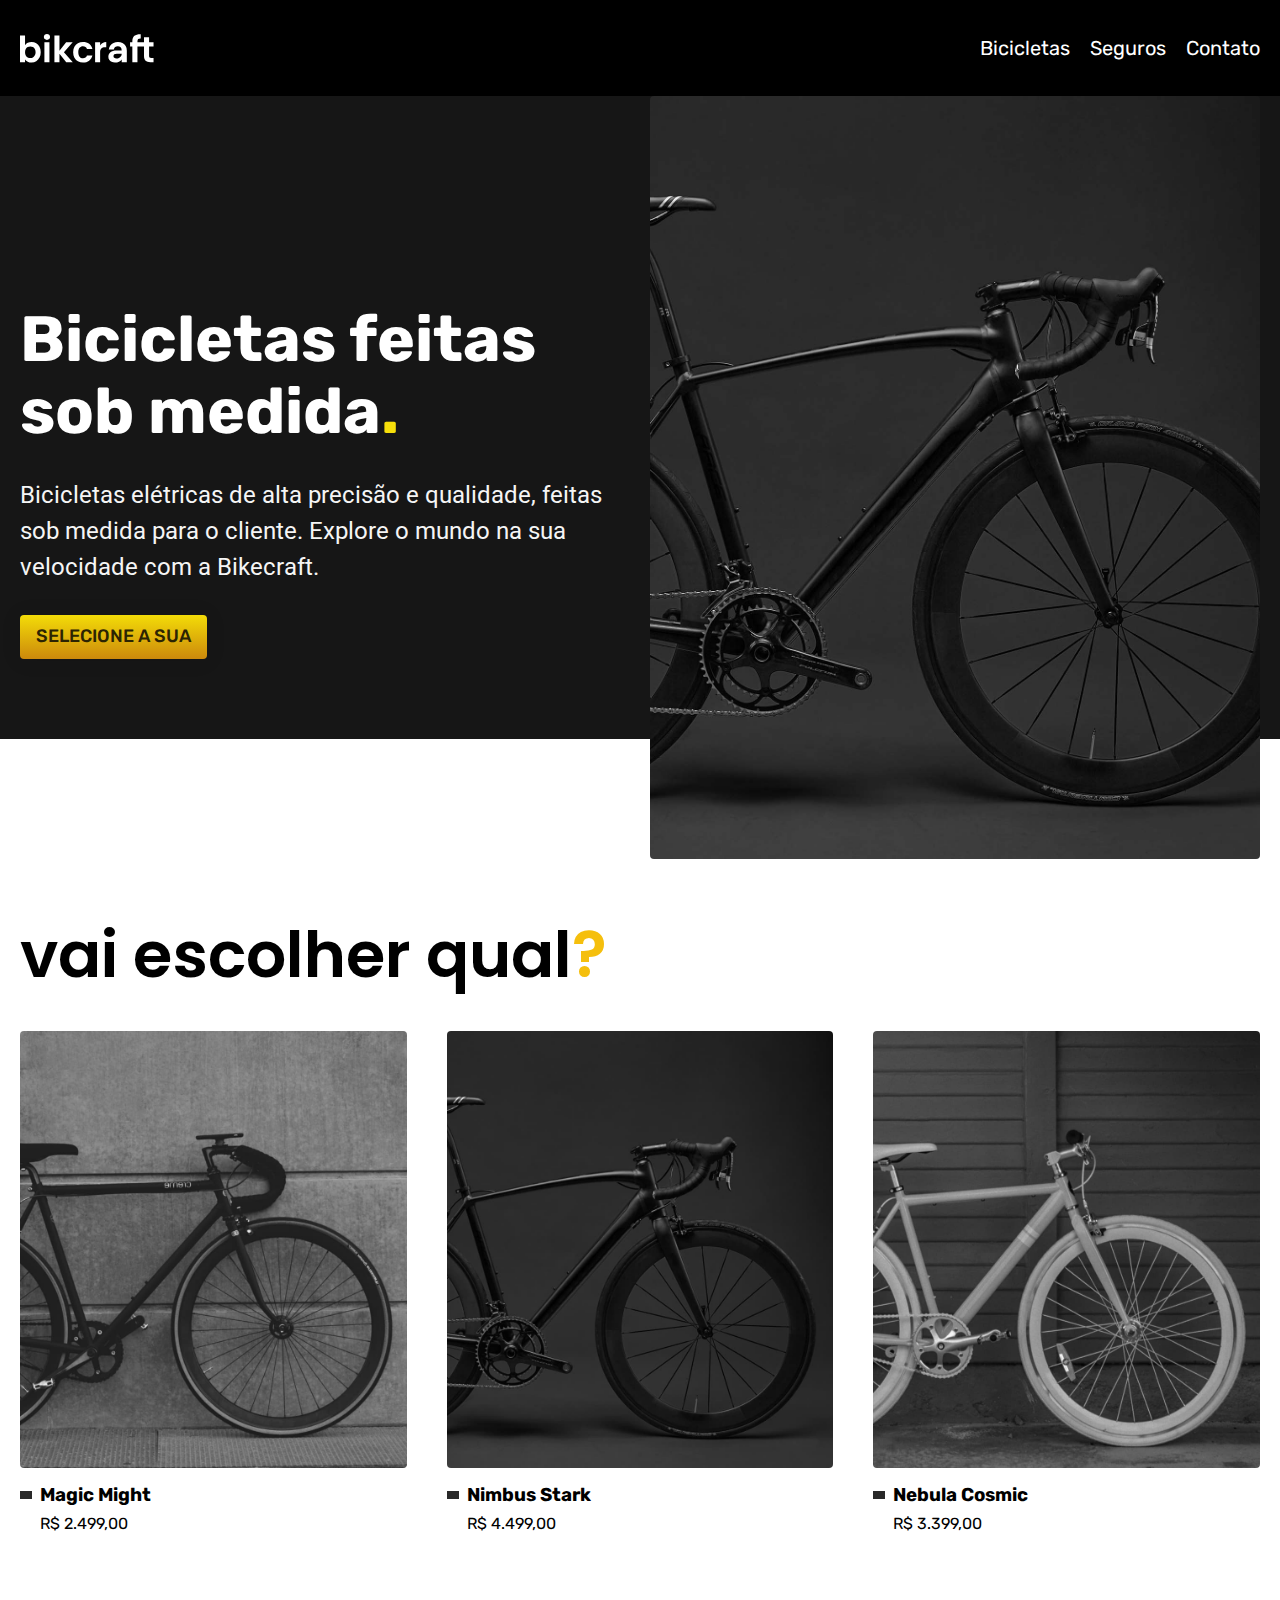
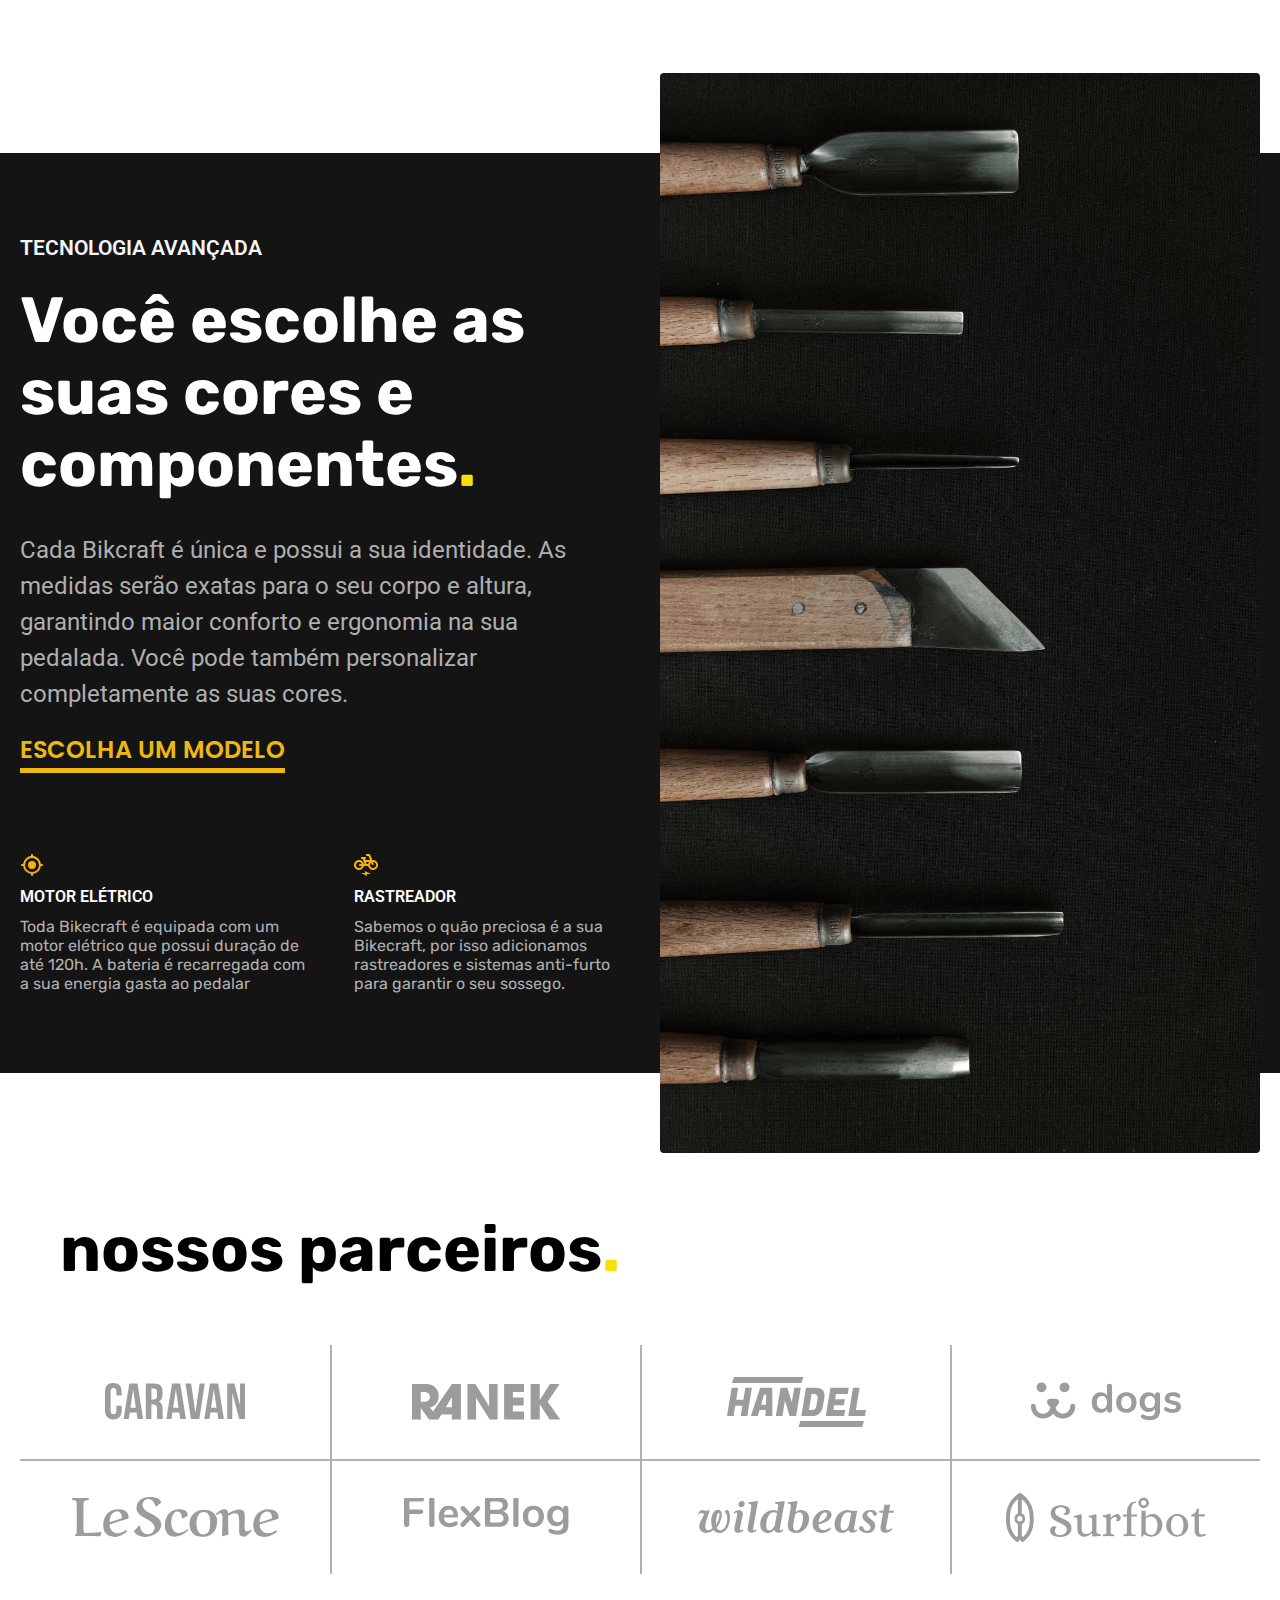
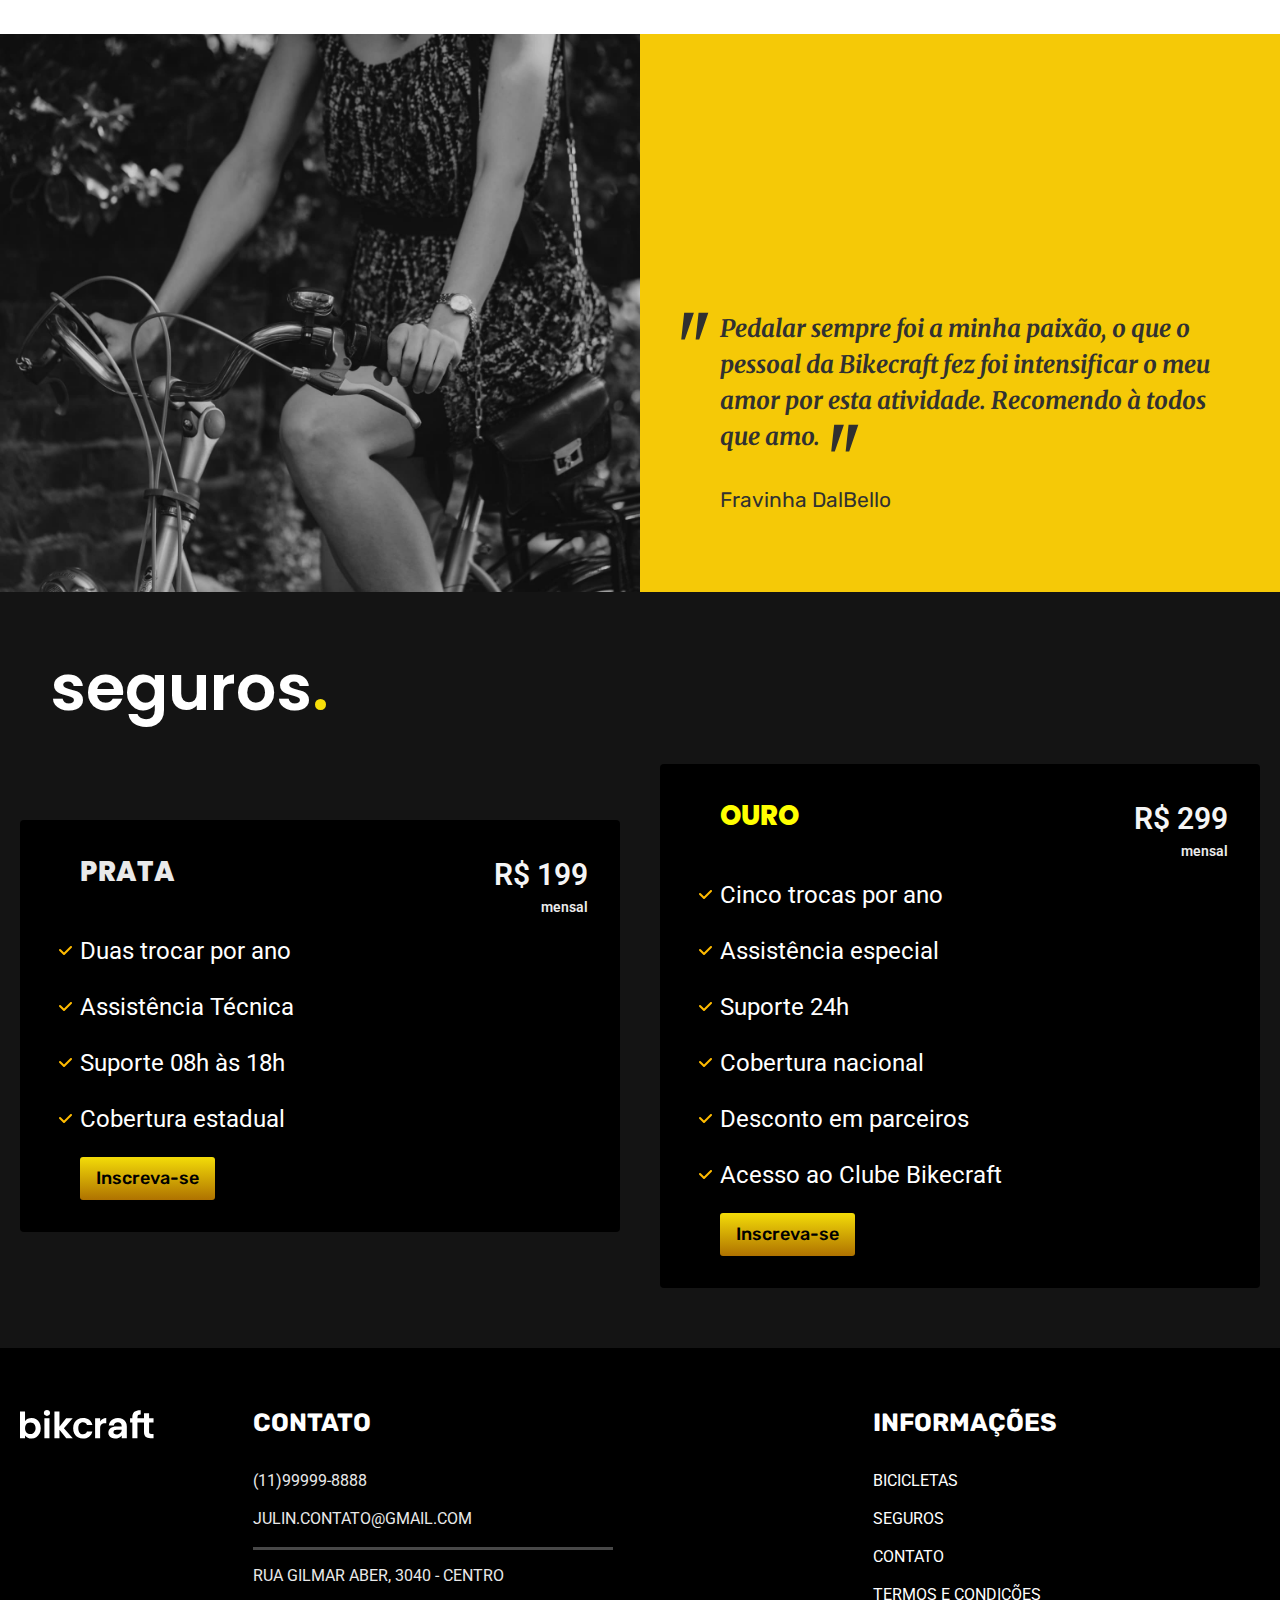
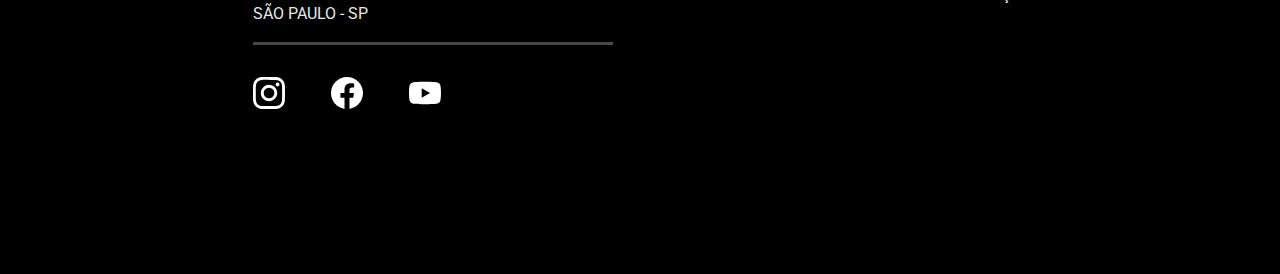
<file: index.html>
<!DOCTYPE html>
<html lang="pt-br">

<head>
  <meta charset="UTF-8">
  <meta name="viewport" content="width=device-width, initial-scale=1.0">
  <meta name="description"
    content="Bicicletas elétricas de alta precisão e qualidade, feitas sob medida para o cliente. Explore o mundo na sua velocidade com a Bikecraft.">
  <title>Bikecraft - Bicicletas Elétricas</title>
  
  <link rel="icon" href="./favicon.svg" type="image/svg+xml">
  <link rel="stylesheet" href="./css/style.css">
<script>document.documentElement.classList.add('js');</script>
</head>

<body>
  <!-- CABEÇALHO------------------------------------------>
  <header class="header-bg">
    <div class="container header">
      <a href="./"><img src="./img/bikcraft.svg" alt="Bikecraft"></a>
      <nav aria-label="primaria">
        <ul class="header-menu">
          <li><a href="./bicicletas.html">Bicicletas</a></li>
          <li><a href="./seguros.html">Seguros</a></li>
          <li><a href="./contato.html">Contato</a></li>
        </ul>
      </nav>
    </div>
  </header>

  <!-- FIM CABEÇALHO----------------------------------->

  <!------------------------------- INTRODUÇÃO -->
  <main class="introducao-bg">
    <div class="container introducao">
      <div class="introducao-conteudo">
        <h1 class="texto-grande" data-anime="200">Bicicletas feitas sob medida<span>.</span></h1>
        <p class="texto-medio" data-anime="400">Bicicletas elétricas de alta precisão e qualidade, feitas sob medida para o cliente.
          Explore o mundo na sua velocidade com a Bikecraft.</p>
        <a href="./bicicletas.html" class="botao" data-anime="400">Selecione a sua</a>
      </div>
      <img class="fadeInRight" data-anime=200 src="./img/fotos/introducao.jpg" alt="Bicicleta Elétrica Preta">
    </div>
  </main>

  <!-- LISTA BICICLETAS ------------------------->
  <article class="bicicletas-lista">
    <h2 class="container texto-grande2 fadeInDown" data-anime="200">vai escolher qual<span>?</span></h2>
    <ul>
      <li>
        <a href="./bicicletas/magic.html">
          <img src="./img/bicicletas/magic-home.jpg" alt="Bicicleta Magic Home Preta" />
          <h3>Magic Might</h3>
          <span>R$ 2.499,00</span>
        </a>
      </li>

      <li>
        <a href="./bicicletas/nimbus.html">
          <img src="./img/bicicletas/nimbus-home.jpg" alt="Bicicleta Magic Home Preta" />
          <h3>Nimbus Stark</h3>
          <span>R$ 4.499,00</span>
        </a>
      </li>

      <li>
        <a href="./bicicletas/nebula.html">
          <img src="./img/bicicletas/nebula-home.jpg" alt="Bicicleta Magic Home Preta" />
          <h3>Nebula Cosmic</h3>
          <span>R$ 3.399,00</span>
        </a>
      </li>
    </ul>
  </article>

  <!-------------------- TECNOLOGIA AVANÇADA -->

  <article class="tecnologia-bg">
    <div class="container tecnologia">
      <div class="tecnologia-conteudo">
        <span class="texto-p-importante-cinza">Tecnologia Avançada</span>
        <h2 class="texto-grande texto-ponto">Você escolhe as suas cores e componentes<span>.</span></h2>
        <p class="texto-medio">Cada Bikcraft é única e possui a sua identidade. As medidas serão exatas para o seu corpo
          e
          altura, garantindo maior conforto e ergonomia na sua pedalada. Você pode também personalizar completamente as
          suas cores.</p>
        <a class="link" href="./bicicletas.html">Escolha um modelo</a>
        <div class="tecnologia-vantagens">
          <div>
            <img src="./img/icones/rastreador.svg" alt="" />
            <h3 class="texto-p-titulo-grid">Motor Elétrico</h3>
            <p>Toda Bikecraft é equipada com um motor elétrico que possui duração de até 120h. A bateria é recarregada
              com
              a
              sua energia gasta ao pedalar</p>
          </div>
          <div>
            <img src="./img/icones/eletrica.svg" alt="" />
            <h3 class="texto-p-titulo-grid">Rastreador</h3>
            <p>Sabemos o quão preciosa é a sua Bikecraft, por isso adicionamos rastreadores e sistemas anti-furto para
              garantir o seu sossego.</p>
          </div>
        </div>
      </div>
      <div class="tecnologia-img">
        <img src="./img/fotos/tecnologia.jpg" alt="Bicicleta Tecnologia" />
      </div>
    </div>
  </article>

  <!-- NOSSOS PARCEIROS ---------------------->

  <section class="parceiros" aria-label="Nossos Parceiros">
    <h2 class="texto-grande">nossos parceiros<span class="texto-ponto">.</span></h2>

    <ul>
      <li><img src="./img/parceiros/caravan.svg" alt="caravan" /></li>
      <li><img src="./img/parceiros/ranek.svg" alt="ranek.svg" /></li>
      <li><img src="./img/parceiros/handel.svg" alt="handel" /></li>
      <li><img src="./img/parceiros/dogs.svg" alt="dogs" /></li>
      <li><img src="./img/parceiros/lescone.svg" alt="lescone" /></li>
      <li><img src="./img/parceiros/flexblog.svg" alt="flexblog" /></li>
      <li><img src="./img/parceiros/wildbeast.svg" alt="wildbeast.svg" /></li>
      <li><img src="./img/parceiros/surfbot.svg" alt="surfbot.svg" /></li>
    </ul>
  </section>

  <!--------------------------- DEPOIMENTOS -->

  <section class="depoimento" aria-label="Depoimentos">
    <div>
      <img class="depoimento-img" src="./img/fotos/depoimento.jpg" alt="Depoimentos" />
    </div>

    <div class="depoimento-conteudo">
      <blockquote class="texto-medio">
        <p>Pedalar sempre foi a minha paixão, o que o pessoal da Bikecraft fez foi intensificar o meu amor por esta
          atividade. Recomendo à todos que amo.</p>
      </blockquote>
      <span>Fravinha DalBello</span>
    </div>

  </section>

  <!-- SEGURO ---------------------------------->

  <article class="seguros-bg">
    <div class="container seguros">
      <h2 class="texto-grande2">seguros<span>.</span></h2>

      <div class="seguros-item">
        <h3 class="texto-medio-branco">PRATA</h3>
        <span class="texto-p-importante-cinza">R$ 199 <span class="texto-p">mensal</span></span>
        <ul class="texto-medio">
          <li>Duas trocar por ano</li>
          <li>Assistência Técnica</li>
          <li>Suporte 08h às 18h</li>
          <li>Cobertura estadual</li>
        </ul>
        <a class="botao" href="./orcamento.html">Inscreva-se</a>
      </div>

      <div class="seguros-item">
        <h3 class="texto-medio-amarelo">OURO</h3>
        <span class="texto-p-importante-cinza">R$ 299 <span class="texto-p">mensal</span></span>
        <ul class="texto-medio">
          <li>Cinco trocas por ano</li>
          <li>Assistência especial</li>
          <li>Suporte 24h</li>
          <li>Cobertura nacional</li>
          <li>Desconto em parceiros</li>
          <li>Acesso ao Clube Bikecraft</li>
        </ul>
        <a class="botao secundario" href="./orcamento.html">Inscreva-se</a>
      </div>

    </div>
  </article>

  <!--------------------------------- FOOTER -->

  <footer class="footer-bg">
    <div class="container footer">
      <img src="./img/bikcraft.svg" alt="Logo Bikcraft" />

      <div class="footer-contato">
        <h3 class="texto-pequeno-footer">CONTATO</h3>

        <ul class="texto-pequeno-footer-desc">
          <li><a href="tel:+5511999998888">(11)99999-8888</a></li>
          <li><a href="mailto:julin.contato@gmail.com">julin.contato@gmail.com</a></li>
          <li>Rua Gilmar Aber, 3040 - Centro</li>
          <li>São Paulo - SP</li>
        </ul>

        <div class="footer-redes">
          <div>
            <a href="">
              <img src="./img/redes/instagram.svg" alt="instagram" />
            </a>
          </div>

          <div class="footer-redes">
            <a href="">
              <img src="./img/redes/facebook.svg" alt="Facebook" />
            </a>
          </div>

          <div class="footer-redes">
            <a href="">
              <img src="./img/redes/youtube.svg" alt="Youtube" />
            </a>
          </div>
        </div>
      </div>

      <div class="footer-informacoes">
        <h3 class="texto-pequeno-footer">INFORMAÇÕES</h3>
        <nav>
          <ul class="texto-pequeno-footer-desc">
            <li><a href="./bicicletas.html">Bicicletas</a></li>
            <li><a href="./seguros.html">Seguros</a></li>
            <li><a href="./contato.html">Contato</a></li>
            <li><a href="./termos.html">Termos e Condições</a></li>
          </ul>
        </nav>
      </div>

      <p class="footer-copy">Bikecraft. Alguns direitos reservados.</p>
    </div>

  </footer>
  <script src="./js/plugin/simple-anime.js"></script>
  <script src="./js/script.js"></script>
</body>

</html>
</file>
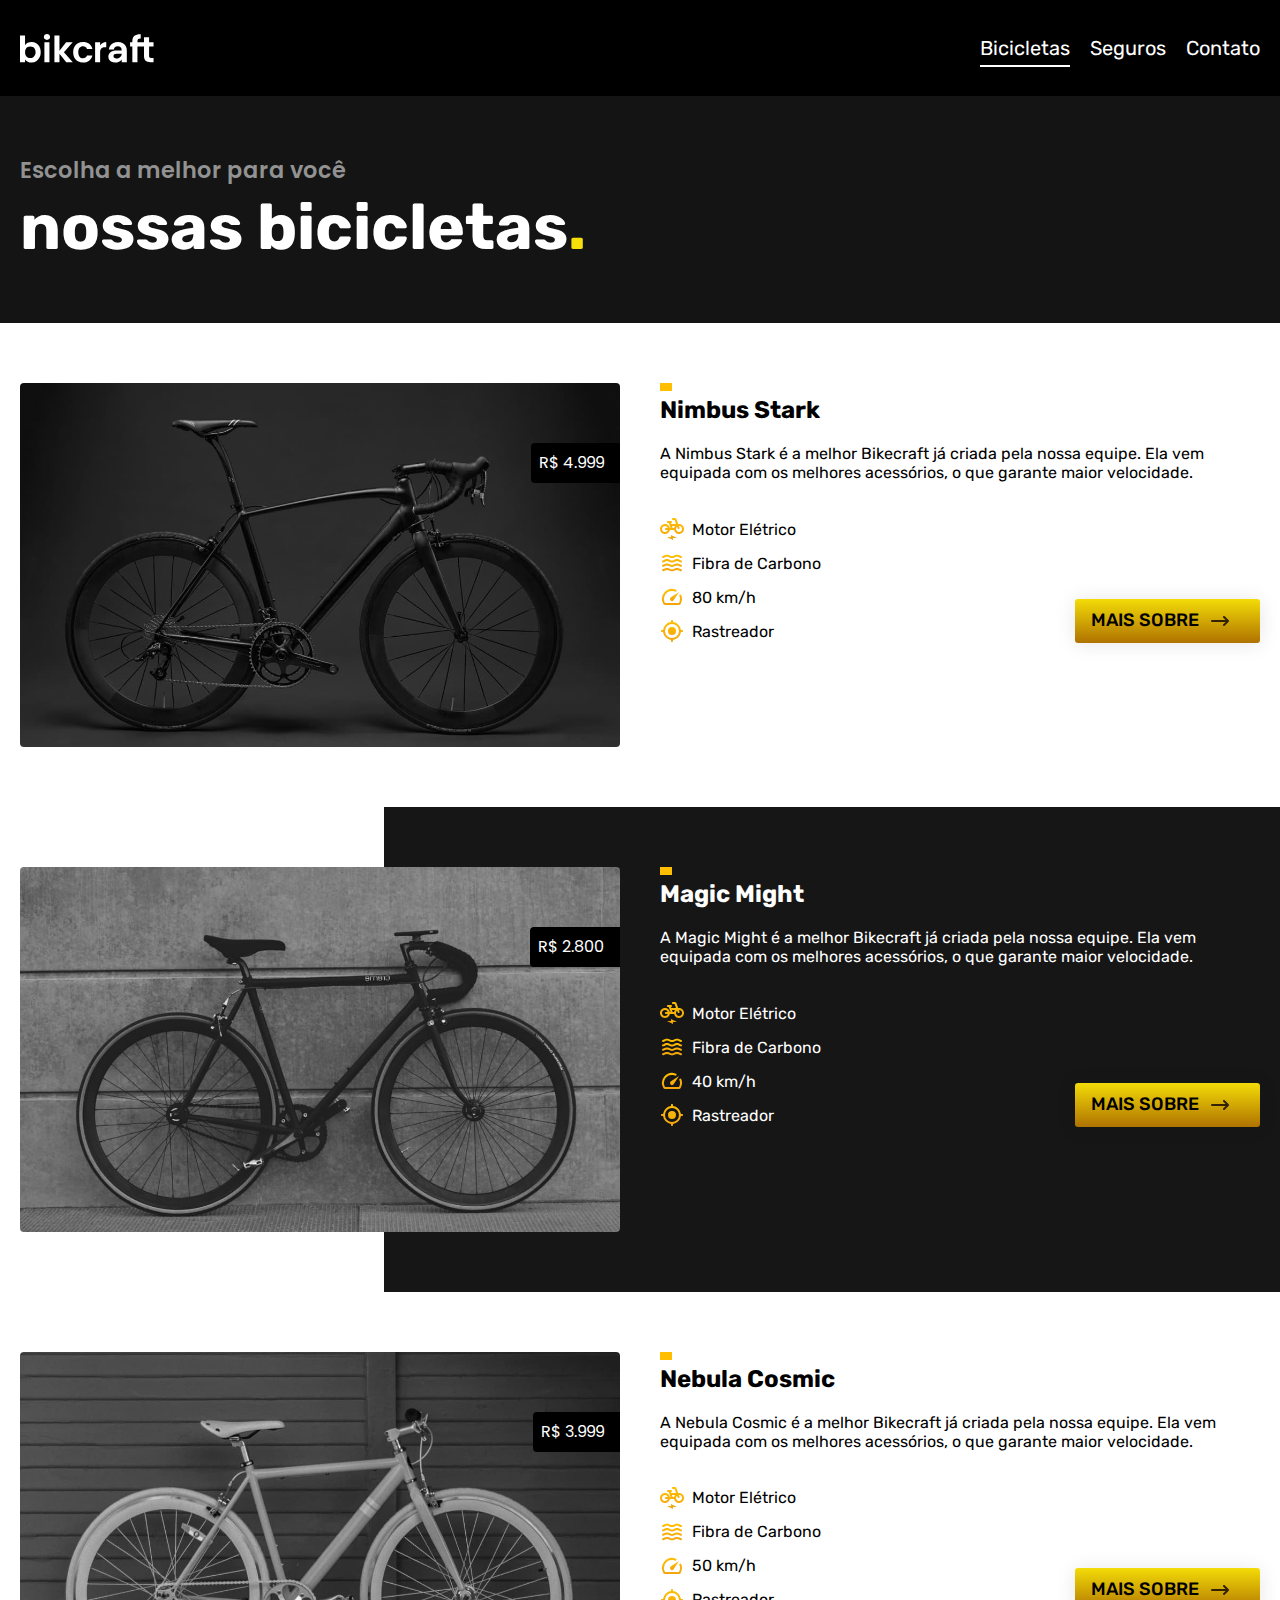
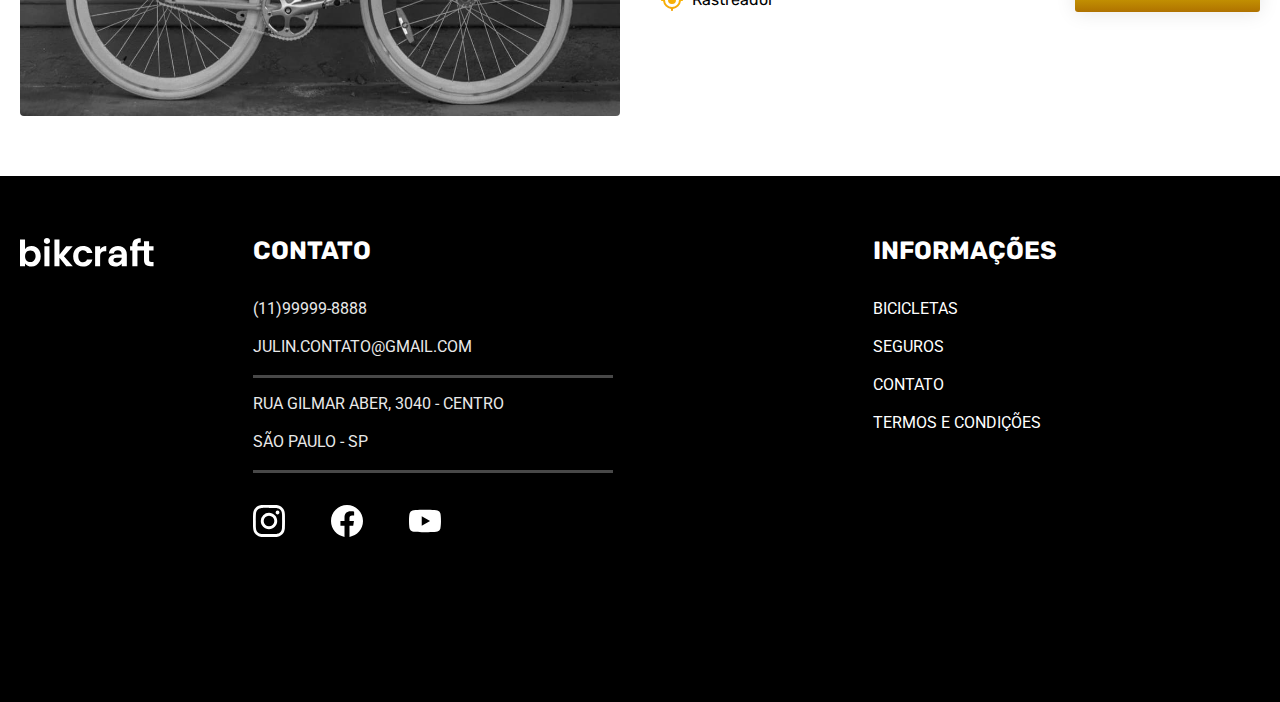
<file: bicicletas.html>
<!DOCTYPE html>
<html lang="pt-br">

<head>
  <meta charset="UTF-8">
  <meta name="viewport" content="width=device-width, initial-scale=1.0">
  <meta name="description" content="Termos e Condições">
  <title>Bikecraft | Termos e Condições</title>
  <link rel="icon" href="./favicon.svg" type="image/svg+xml">
  <link rel="stylesheet" href="./css/style.css">
<script>document.documentElement.classList.add('js');</script>
</head>

<body id="bicicletas">
  <!-- CABEÇALHO------------------------------------------>
  <header class="header-bg">
    <div class="container header">
      <a href="./"><img src="./img/bikcraft.svg" alt="Bikecraft"></a>
      <nav aria-label="primaria">
        <ul class="header-menu">
          <li><a href="./bicicletas.html">Bicicletas</a></li>
          <li><a href="./seguros.html">Seguros</a></li>
          <li><a href="./contato.html">Contato</a></li>
        </ul>
      </nav>
    </div>
  </header>

  <!------------------------------------------ CONTEÚDO -->

  <main>
    <div class="titulo-bg">
      <div class="container titulo">
        <p class="termos-uso">Escolha a melhor para você</p>
        <h1 class="texto-grande-titulo">nossas bicicletas<span class="texto-ponto">.</span></h1>
      </div>
    </div>


    <div class="container bicicletas">
      <div class="bicicletas-img">
        <img src="./img/bicicletas/nimbus.jpg" alt="Bicicleta Nimbus">
        <span class="texto-p-titulo-grid">R$ 4.999</span>
      </div>

      <div class="bicicletas-conteudo">
        <h2 class="">Nimbus Stark</h2>
        <p class="">A Nimbus Stark é a melhor Bikecraft já criada pela nossa equipe. Ela vem equipada com os melhores
          acessórios, o que garante maior velocidade.</p>
        <ul class="">
          <li><img src="./img/icones/eletrica.svg" alt="">Motor Elétrico</li>
          <li><img src="./img/icones/carbono.svg" alt="">Fibra de Carbono</li>
          <li><img src="./img/icones/velocidade.svg" alt="">80 km/h</li>
          <li><img src="./img/icones/rastreador.svg" alt="">Rastreador</li>
        </ul>
        <a href="./bicicletas/nimbus.html" class="botao seta">MAIS SOBRE</a>
      </div>
    </div>


    <div class="bicicletas-bg">
      <div class="container bicicletas">
        <div class="bicicletas-img">
          <img src="./img/bicicletas/magic.jpg" alt="Bicicleta Magic">
          <span class="texto-p-titulo-grid">R$ 2.800</span>
        </div>

        <div class="bicicletas-conteudo c-white">
          <h2 class="">Magic Might</h2>
          <p class="">A Magic Might é a melhor Bikecraft já criada pela nossa equipe. Ela vem equipada com os melhores
            acessórios, o que garante maior velocidade.</p>
          <ul>
            <li><img src="./img/icones/eletrica.svg" alt="">Motor Elétrico</li>
            <li><img src="./img/icones/carbono.svg" alt="">Fibra de Carbono</li>
            <li><img src="./img/icones/velocidade.svg" alt="">40 km/h</li>
            <li><img src="./img/icones/rastreador.svg" alt="">Rastreador</li>
          </ul>
          <a href="./bicicletas/magic.html" class="botao seta">MAIS SOBRE</a>
        </div>
      </div>
    </div>


    <div class="container bicicletas">
      <div class="bicicletas-img">
        <img src="./img/bicicletas/nebula.jpg" alt="Bicicleta Nebula">
        <span class="texto-p-titulo-grid">R$ 3.999</span>
      </div>

      <div class="bicicletas-conteudo">
        <h2 class="">Nebula Cosmic</h2>
        <p class="">A Nebula Cosmic é a melhor Bikecraft já criada pela nossa equipe. Ela vem equipada com os melhores
          acessórios, o que garante maior velocidade.</p>
        <ul class="">
          <li><img src="./img/icones/eletrica.svg" alt="">Motor Elétrico</li>
          <li><img src="./img/icones/carbono.svg" alt="">Fibra de Carbono</li>
          <li><img src="./img/icones/velocidade.svg" alt="">50 km/h</li>
          <li><img src="./img/icones/rastreador.svg" alt="">Rastreador</li>
        </ul>
        <a href="./bicicletas/nebula.html" class="botao seta">MAIS SOBRE</a>
      </div>
    </div>

  </main>






  <!--------------------------------- FOOTER -->

  <footer class="footer-bg">
    <div class="container footer">
      <img src="./img/bikcraft.svg" alt="Logo Bikecraft" />

      <div class="footer-contato">
        <h3 class="texto-pequeno-footer">CONTATO</h3>

        <ul class="texto-pequeno-footer-desc">
          <li><a href="tel:+5511999998888">(11)99999-8888</a></li>
          <li><a href="mailto:julin.contato@gmail.com">julin.contato@gmail.com</a></li>
          <li>Rua Gilmar Aber, 3040 - Centro</li>
          <li>São Paulo - SP</li>
        </ul>

        <div class="footer-redes">
          <div>
            <a href="">
              <img src="./img/redes/instagram.svg" alt="instagram" />
            </a>
          </div>

          <div class="footer-redes">
            <a href="">
              <img src="./img/redes/facebook.svg" alt="Facebook" />
            </a>
          </div>

          <div class="footer-redes">
            <a href="">
              <img src="./img/redes/youtube.svg" alt="Youtube" />
            </a>
          </div>
        </div>
      </div>

      <div class="footer-informacoes">
        <h3 class="texto-pequeno-footer">INFORMAÇÕES</h3>
        <nav>
          <ul class="texto-pequeno-footer-desc">
            <li><a href="./bicicletas.html">Bicicletas</a></li>
            <li><a href="./seguros.html">Seguros</a></li>
            <li><a href="./contato.html">Contato</a></li>
            <li><a href="./termos.html">Termos e Condições</a></li>
          </ul>
        </nav>
      </div>

      <p class="footer-copy">Bikecraft. Alguns direitos reservados.</p>
    </div>

  </footer>
  <script src="./js/script.js"></script>
</body>

</html>
</file>
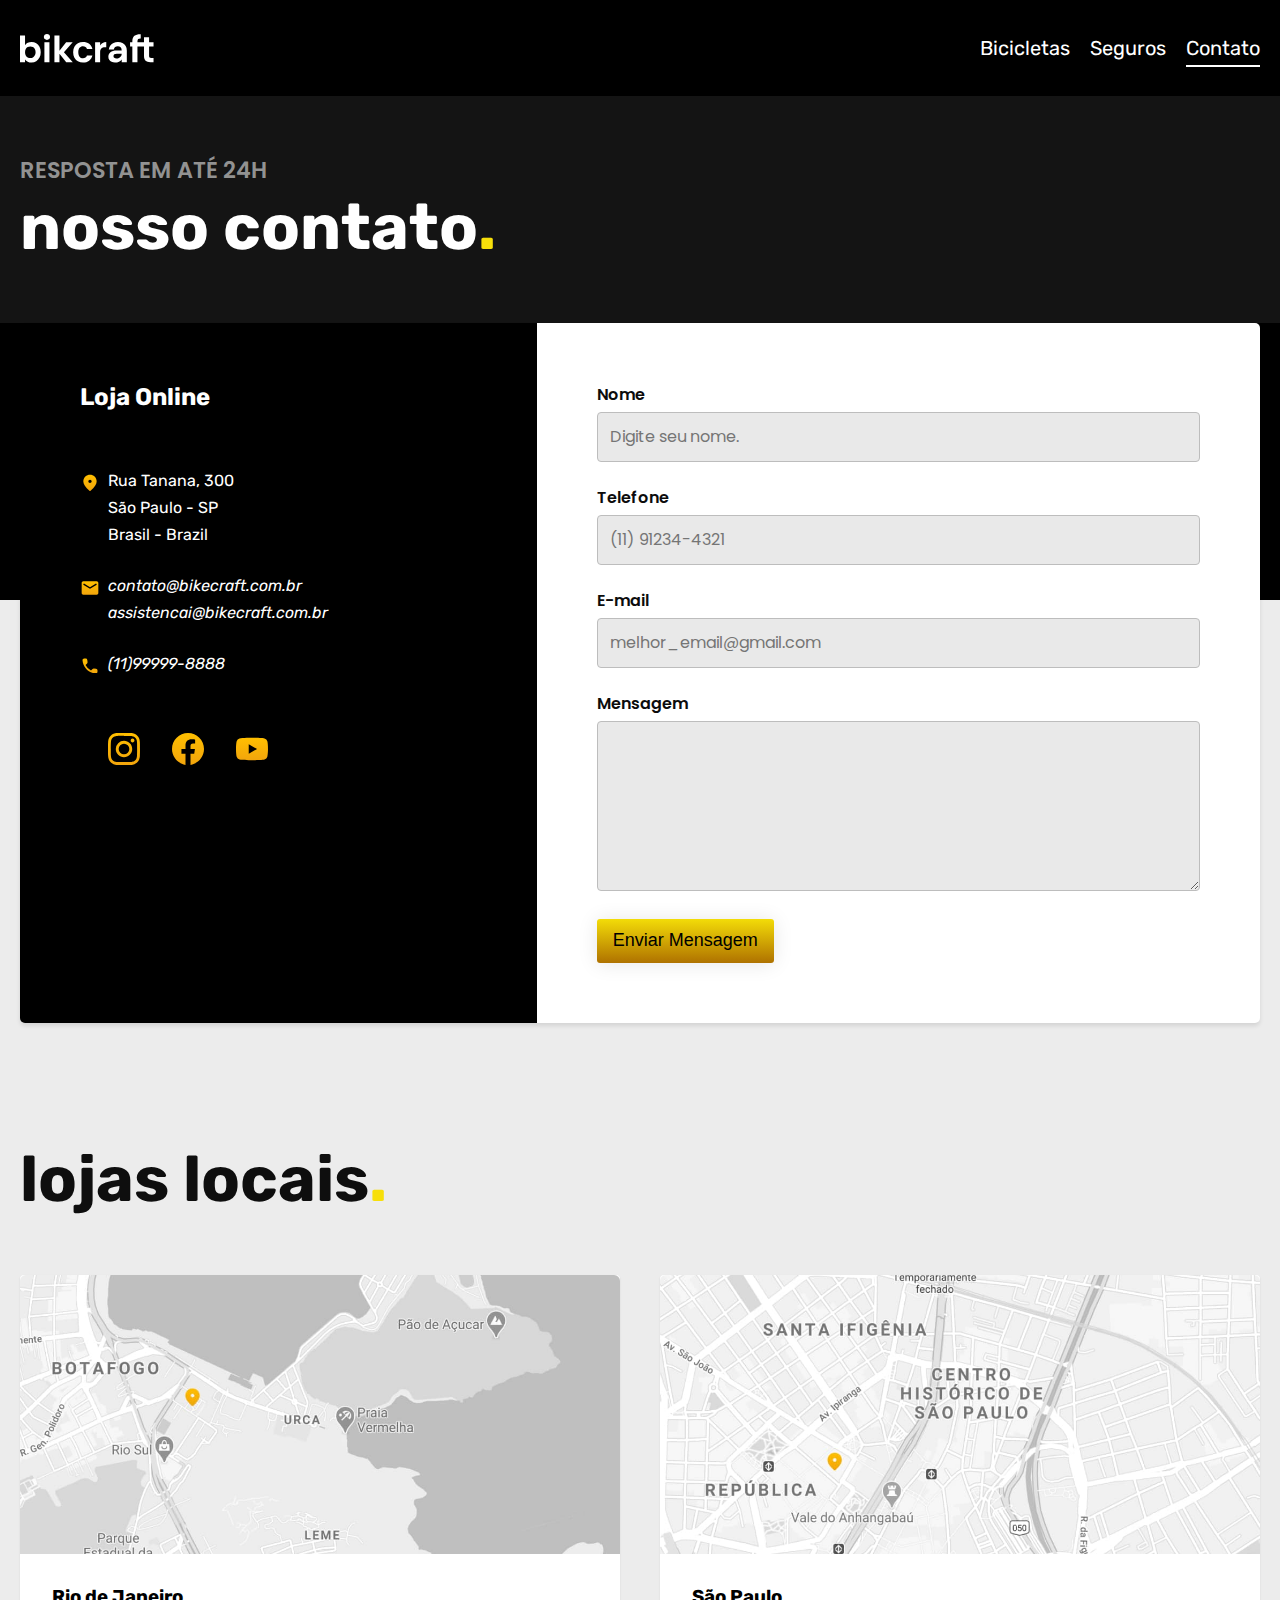
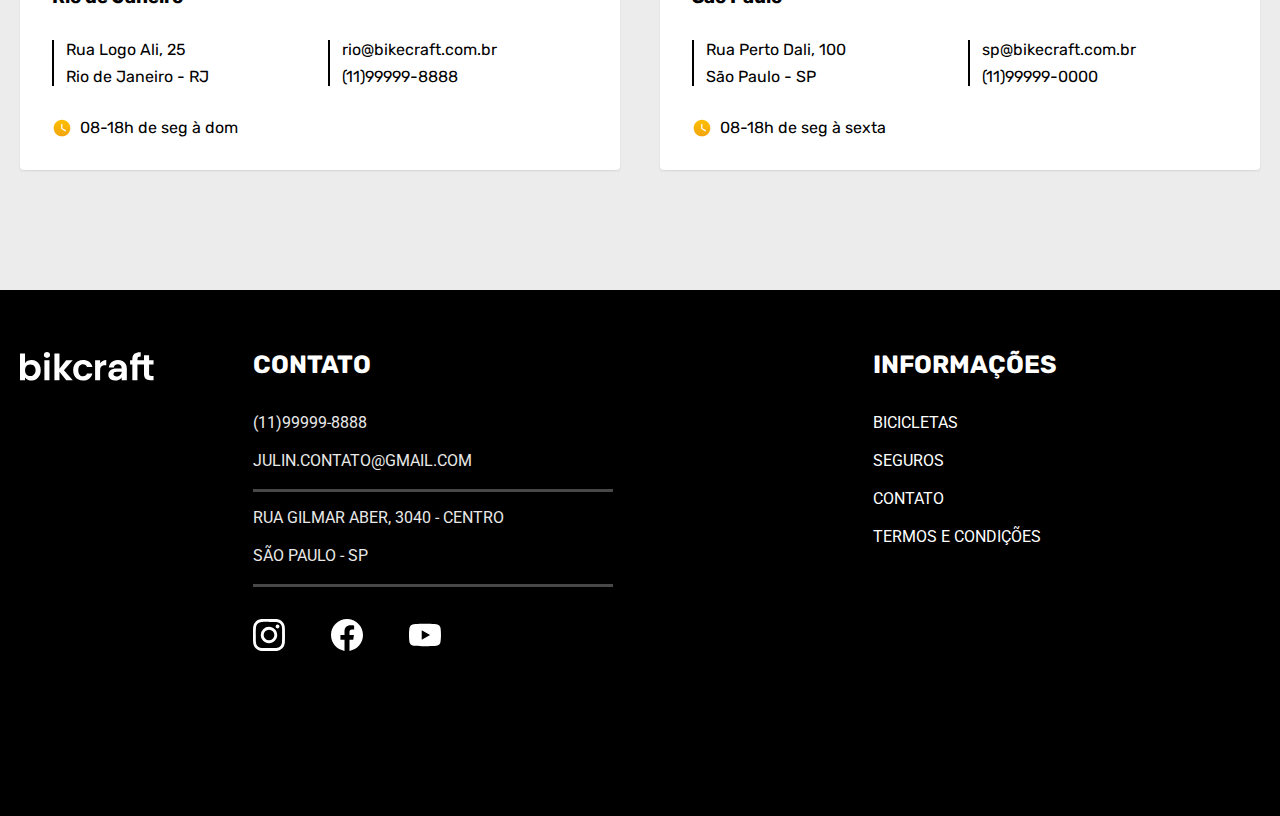
<file: contato.html>
<!DOCTYPE html>
<html lang="pt-br">

<head>
  <meta charset="UTF-8">
  <meta name="viewport" content="width=device-width, initial-scale=1.0">
  <meta name="description" content="Contato">
  <title>Bikecraft | Contato</title>
  <link rel="icon" href="./favicon.svg" type="image/svg+xml">
  <link rel="stylesheet" href="./css/style.css">
<script>document.documentElement.classList.add('js');</script>
</head>

<body id="contato">
  <!-- CABEÇALHO------------------------------------------>
  <header class="header-bg">
    <div class="container header">
      <a href="./"><img src="./img/bikcraft.svg" alt="Bikecraft"></a>
      <nav aria-label="primaria">
        <ul class="header-menu">
          <li><a href="./bicicletas.html">Bicicletas</a></li>
          <li><a href="./seguros.html">Seguros</a></li>
          <li><a href="./contato.html">Contato</a></li>
        </ul>
      </nav>
    </div>
  </header>

  <!------------------------------------------- CONTEÚDO 1-->

  <main>
    <div class="titulo-bg">
      <div class="container titulo">
        <p class="termos-uso">RESPOSTA EM ATÉ 24H</p>
        <h1 class="texto-grande-titulo">nosso contato<span class="texto-ponto">.</span></h1>
      </div>
    </div>

    <div class="container contato">
      <section class="contato-dados c-white" aria-label="Endereço">
        <h2 class="">Loja Online</h2>
        <div class="contato-endereco">
          <p>Rua Tanana, 300</p>
          <p>São Paulo - SP</p>
          <p>Brasil - Brazil</p>
        </div>
        <address class="contato-meios">
          <a href="mailto:contato@bikecraft.com.br">contato@bikecraft.com.br</a>
          <a href="mailto:assistencia@bikcraft.com.br">assistencai@bikecraft.com.br</a>
          <a href="tel:+5511999998888">(11)99999-8888</a>
        </address>
        <div class="contato-redes">
          <a href="">
            <img src="./img/redes/instagram-p.svg" alt="instagram" />
          </a>

          <a href="">
            <img src="./img/redes/facebook-p.svg" alt="Facebook" />
          </a>

          <a href="">
            <img src="./img/redes/youtube-p.svg" alt="Youtube" />
          </a>
        </div>
      </section>

      <section class="contato-formulario" aria-label="Formulário">
        <form class="form" action="./contato.html">
          <div>
            <label for="nome">Nome</label>
            <input type="text" id="nome" name="nome" placeholder="Digite seu nome.">
          </div>

          <div>
            <label for="telefone">Telefone</label>
            <input type="text" id="telefone" name="telefone" placeholder="(11) 91234-4321">
          </div>

          <div>
            <label class="col2" for="email">E-mail</label>
            <input type="email" id="email" name="email" placeholder="melhor_email@gmail.com">
          </div>

          <div>
            <label class="col2" for="mensagem">Mensagem</label>
            <textarea rows="6" id="mensagem" name="mensagem" placeholder="Digite sua mensagem.">
            </textarea>
          </div>

          <button class="botao col2">Enviar Mensagem</button>
        </form>
      </section>
    </div>
  </main>

  <!------------------------------------------- CONTEÚDO 2-->

  <article class="container lojas">
    <h2 class="texto-grande-titulo c-black">lojas locais<span class="texto-ponto">.</span></h2>
    <div class="lojas-item">
      <img src="./img/lojas/rj.jpg" alt="Lojas locais do RJ" />
      <div class="lojas-conteudo">
        <h3>Rio de Janeiro</h3>
        <div class="lojas-dados">
          <p>Rua Logo Ali, 25</p>
          <p>Rio de Janeiro - RJ</p>
        </div>
        <div class="lojas-dados">
          <a href="mailto:rio@bikecraft.com.br">rio@bikecraft.com.br</a>
          <a href="tel:+5511999998888">(11)99999-8888</a>
        </div>
        <p class="lojas-tempo"><img src="./img/icones/horario.svg" alt="Horário de Trabalho" />08-18h de seg à dom
        </p>
      </div>
    </div>

    <div class="lojas-item">
      <img src="./img/lojas/sp.jpg" alt="Lojas locais do RJ" />
      <div class="lojas-conteudo">
        <h3>São Paulo </h3>
        <div class="lojas-dados">
          <p>Rua Perto Dali, 100</p>
          <p>São Paulo - SP</p>
        </div>
        <div class="lojas-dados">
          <a href="mailto:rio@bikecraft.com.br">sp@bikecraft.com.br</a>
          <a href="tel:+5511999998888">(11)99999-0000</a>
        </div>
        <p class="lojas-tempo"><img src="./img/icones/horario.svg" alt="Horário de Trabalho" />08-18h de seg à sexta
        </p>
      </div>
    </div>
  </article>
  </div>




  <!--------------------------------- FOOTER -->

  <footer class="footer-bg">
    <div class="container footer">
      <img src="./img/bikcraft.svg" alt="Logo Bikecraft" />

      <div class="footer-contato">
        <h3 class="texto-pequeno-footer">CONTATO</h3>

        <ul class="texto-pequeno-footer-desc">
          <li><a href="tel:+5511999998888">(11)99999-8888</a></li>
          <li><a href="mailto:julin.contato@gmail.com">julin.contato@gmail.com</a></li>
          <li>Rua Gilmar Aber, 3040 - Centro</li>
          <li>São Paulo - SP</li>
        </ul>

        <div class="footer-redes">
          <div>
            <a href="">
              <img src="./img/redes/instagram.svg" alt="instagram" />
            </a>
          </div>

          <div class="footer-redes">
            <a href="">
              <img src="./img/redes/facebook.svg" alt="Facebook" />
            </a>
          </div>

          <div class="footer-redes">
            <a href="">
              <img src="./img/redes/youtube.svg" alt="Youtube" />
            </a>
          </div>
        </div>
      </div>

      <div class="footer-informacoes">
        <h3 class="texto-pequeno-footer">INFORMAÇÕES</h3>
        <nav>
          <ul class="texto-pequeno-footer-desc">
            <li><a href="./bicicletas.html">Bicicletas</a></li>
            <li><a href="./seguros.html">Seguros</a></li>
            <li><a href="./contato.html">Contato</a></li>
            <li><a href="./termos.html">Termos e Condições</a></li>
          </ul>
        </nav>
      </div>

      <p class="footer-copy">Bikecraft. Alguns direitos reservados.</p>
    </div>

  </footer>
<script src="./js/script.js"></script>
</body>

</html>
</file>
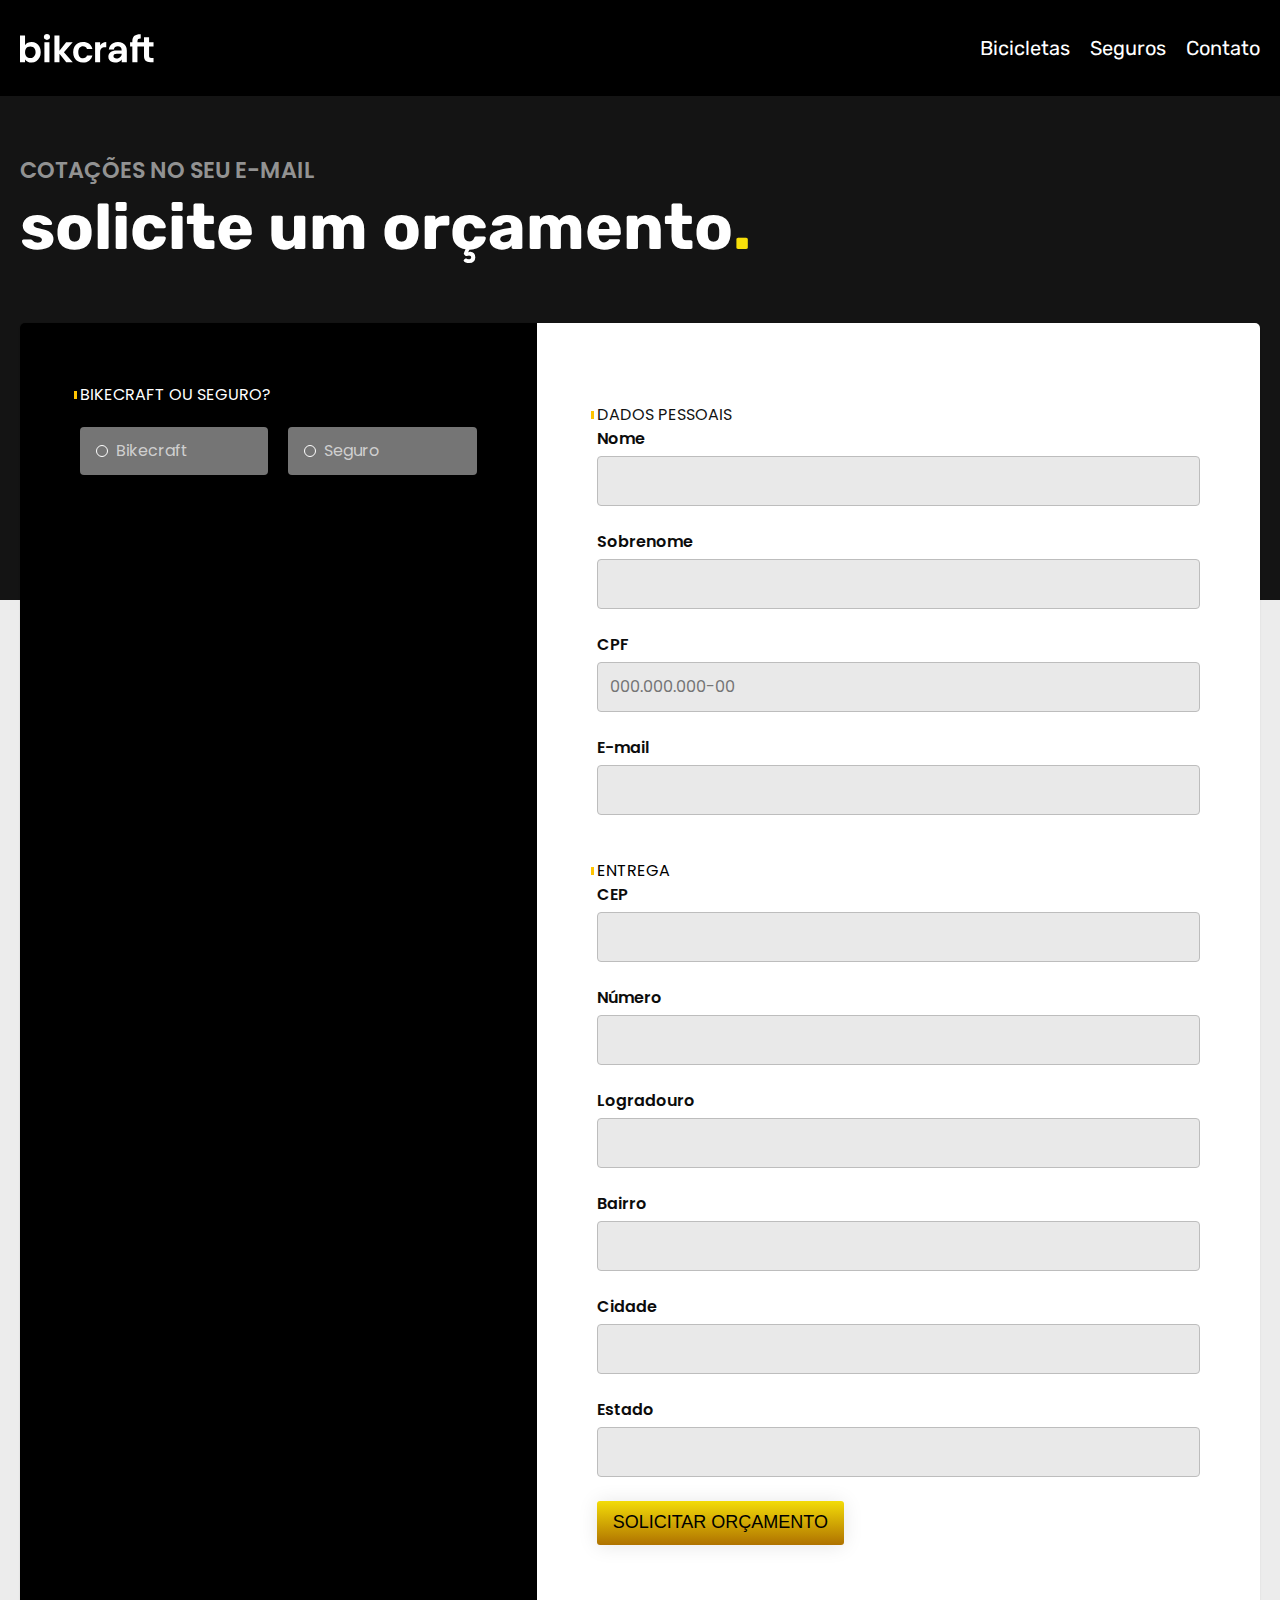
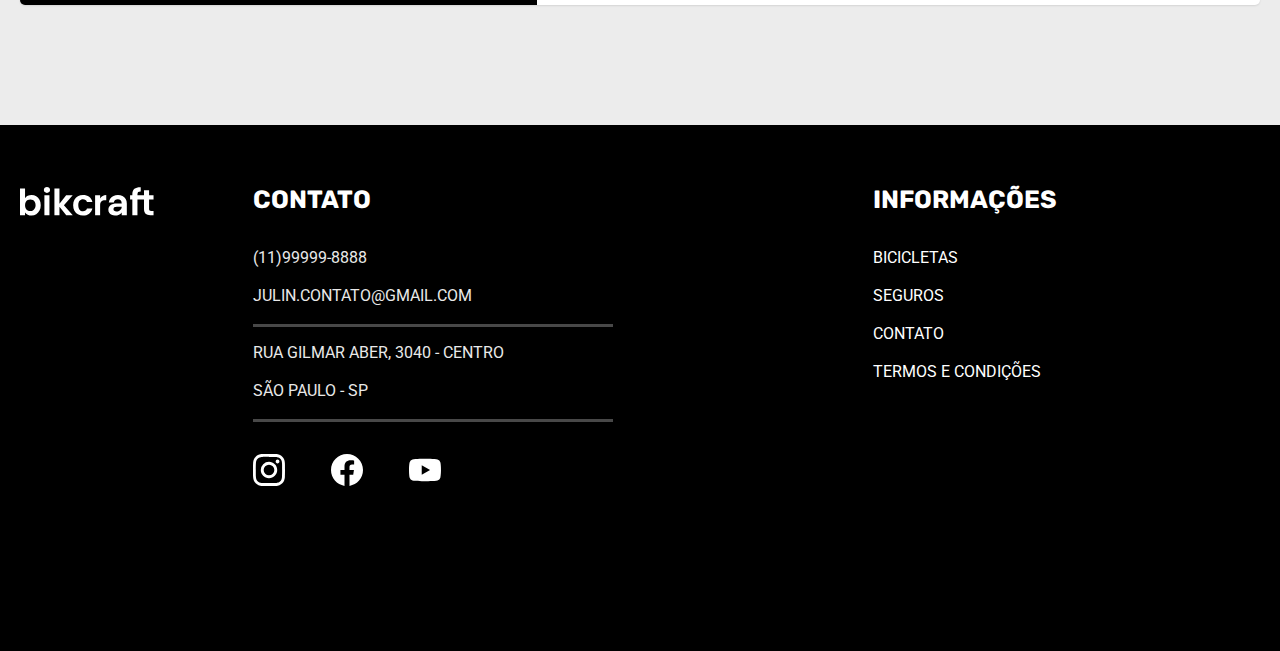
<file: orcamento.html>
<!DOCTYPE html>
<html lang="pt-br">

<head>
  <meta charset="UTF-8">
  <meta name="viewport" content="width=device-width, initial-scale=1.0">
  <meta name="description" content="Termos e Condições">
  <title>Bikecraft | Orçamento</title>
  <link rel="icon" href="./favicon.svg" type="image/svg+xml">
  <link rel="stylesheet" href="./css/style.css">
<script>document.documentElement.classList.add('js');</script>
</head>

<body id="orcamento">
  <!-- CABEÇALHO------------------------------------------>
  <header class="header-bg">
    <div class="container header">
      <a href="./"><img src="./img/bikcraft.svg" alt="Bikecraft"></a>

      <nav aria-label="primaria">
        <ul class="header-menu">
          <li><a href="./bicicletas.html">Bicicletas</a></li>
          <li><a href="./seguros.html">Seguros</a></li>
          <li><a href="./contato.html">Contato</a></li>
        </ul>
      </nav>
    </div>
  </header>

  <main>
    <div class="titulo-bg">
      <div class="container titulo">
        <p class="termos-uso">COTAÇÕES NO SEU E-MAIL</p>
        <h1 class="texto-grande-titulo">solicite um orçamento<span class="texto-ponto">.</span></h1>
      </div>
    </div>

    <!-- CONTEUDO 1 ------------------------->

    <form class="container orcamento">
      <div class="orcamento-produto">
        <h2 class="c-white">BIKECRAFT OU SEGURO?</h2>

        <input type="radio" name="tipo" value="bikecraft" id="bikecraft">
        <label class="c-white" for="bikecraft">Bikecraft</label>

        <input type="radio" name="tipo" value="seguro" id="seguro">
        <label class="c-white" for="seguro">Seguro</label>

        <div class="orcamento-conteudo" id="orcamento-bikecraft">
          <h2 class="c-white">ESCOLHA A SUA BIKECRAFT:</h2>

          <input type="radio" name="produto" value="nimbus" id="nimbus">
          <label class="c-white" for="nimbus">Nimbus Stark<span>R$ 4.999,00</span></label>
          <div class="orcamento-detalhes">
            <ul>
              <li><img src="./img/icones/eletrica.svg" alt="">Motor elétrico</li>
              <li><img src="./img/icones/carbono.svg" alt="">Fibra de Carbono</li>
              <li><img src="./img/icones/velocidade.svg" alt="">80km/h</li>
              <li><img src="./img/icones/rastreador.svg" alt="">Rastreador</li>
            </ul>
            <img src="./img/bicicletas/nimbus.jpg" alt="Bicicleta elétrica Nimbus">
          </div>

          <input type="radio" name="produto" value="magic" id="magic">
          <label class="c-white" for="magic">Magic Might<span>R$ 2.499,00</span></label>
          <div class="orcamento-detalhes">
            <ul>
              <li><img src="./img/icones/eletrica.svg" alt="">Motor elétrico</li>
              <li><img src="./img/icones/carbono.svg" alt="">Fibra de Carbono</li>
              <li><img src="./img/icones/velocidade.svg" alt="">45km/h</li>
              <li><img src="./img/icones/rastreador.svg" alt="">Rastreador</li>
            </ul>
            <img src="./img/bicicletas/magic.jpg" alt="Bicicleta elétrica Magic Might">
          </div>

          <input type="radio" name="produto" value="nebula" id="nebula">
          <label class="c-white" for="nebula">Nebula Cosmic<span>R$ 3.999,00</span></label>
          <div class="orcamento-detalhes">
            <ul>
              <li><img src="./img/icones/eletrica.svg" alt="">Motor elétrico</li>
              <li><img src="./img/icones/carbono.svg" alt="">Fibra de Carbono</li>
              <li><img src="./img/icones/velocidade.svg" alt="">40km/h</li>
              <li><img src="./img/icones/rastreador.svg" alt="">Rastreador</li>
            </ul>
            <img src="./img/bicicletas/nebula.jpg" alt="Bicicleta elétrica Nebula Cosmic">
          </div>
        </div>

        <!----------------------------- ESCOLHA O PLANO -->

        <div class="orcamento-conteudo" id="orcamento-seguro">
          <h2 class="c-white">ESCOLHA O PLANO:</h2>
          <input type="radio" name="produto" value="prata" id="prata">
          <label class="c-white" for="prata">Prata<span>R$ 199,00</span></label>

          <input type="radio" name="produto" value="ouro" id="ouro">
          <label class="c-white" for="ouro">Ouro<span>R$ 260,00</span></label>

        </div>
      </div>
      <div class="orcamento-dados form">
        <h2 class="texto-medio-preto">DADOS PESSOAIS</h2>
        <div>
          <label class="c-white" for="nome">Nome</label>
          <input type="text" id="nome" name="nome">
        </div>

        <div>
          <label class="c-white" for="sobrenome">Sobrenome</label>
          <input type="text" id="sobrenome" name="sobrenome">
        </div>

        <div class="col2">
          <label class="c-white" for="cpf">CPF</label>
          <input type="text" id="cpf" name="cpf" placeholder="000.000.000-00">
        </div>

        <div class="col2">
          <label class="c-white" for="email">E-mail</label>
          <input type="email" id="email" name="email">
        </div>

        <h2 class="">ENTREGA</h2>

        <div>
          <label class="c-white" for="cep">CEP</label>
          <input type="text" id="cep" name="cep">
        </div>

        <div>
          <label class="c-white" for="numero">Número</label>
          <input type="text" id="numero" name="numero">
        </div>

        <div>
          <label class="c-white" for="logradouro">Logradouro</label>
          <input type="text" id="logradouro" name="logradouro">
        </div>

        <div>
          <label class="c-white" for="bairro">Bairro</label>
          <input type="text" id="bairro" name="bairro">
        </div>

        <div>
          <label class="c-white" for="cidade">Cidade</label>
          <input type="text" id="cidade" name="cidade">
        </div>

        <div>
          <label class="c-white" for="estado">Estado</label>
          <input type="text" id="estado" name="estado">
        </div>
        <button class="botao col2">SOLICITAR ORÇAMENTO</button>
      </div>
    </form>
  </main>






  <!--------------------------------- FOOTER -->

  <footer class="footer-bg">
    <div class="container footer">
      <img src="./img/bikcraft.svg" alt="Logo Bikecraft" />

      <div class="footer-contato">
        <h3 class="texto-pequeno-footer">CONTATO</h3>

        <ul class="texto-pequeno-footer-desc">
          <li><a href="tel:+5511999998888">(11)99999-8888</a></li>
          <li><a href="mailto:julin.contato@gmail.com">julin.contato@gmail.com</a></li>
          <li>Rua Gilmar Aber, 3040 - Centro</li>
          <li>São Paulo - SP</li>
        </ul>

        <div class="footer-redes">
          <div>
            <a href="">
              <img src="./img/redes/instagram.svg" alt="instagram" />
            </a>
          </div>

          <div class="footer-redes">
            <a href="">
              <img src="./img/redes/facebook.svg" alt="Facebook" />
            </a>
          </div>

          <div class="footer-redes">
            <a href="">
              <img src="./img/redes/youtube.svg" alt="Youtube" />
            </a>
          </div>
        </div>
      </div>

      <div class="footer-informacoes">
        <h3 class="texto-pequeno-footer">INFORMAÇÕES</h3>
        <nav>
          <ul class="texto-pequeno-footer-desc">
            <li><a href="./bicicletas.html">Bicicletas</a></li>
            <li><a href="./seguros.html">Seguros</a></li>
            <li><a href="./contato.html">Contato</a></li>
            <li><a href="./termos.html">Termos e Condições</a></li>
          </ul>
        </nav>
      </div>

      <p class="footer-copy">Bikecraft. Alguns direitos reservados.</p>
    </div>

  </footer>
  <script src="./js/script.js"></script>
</body>

</html>
</file>
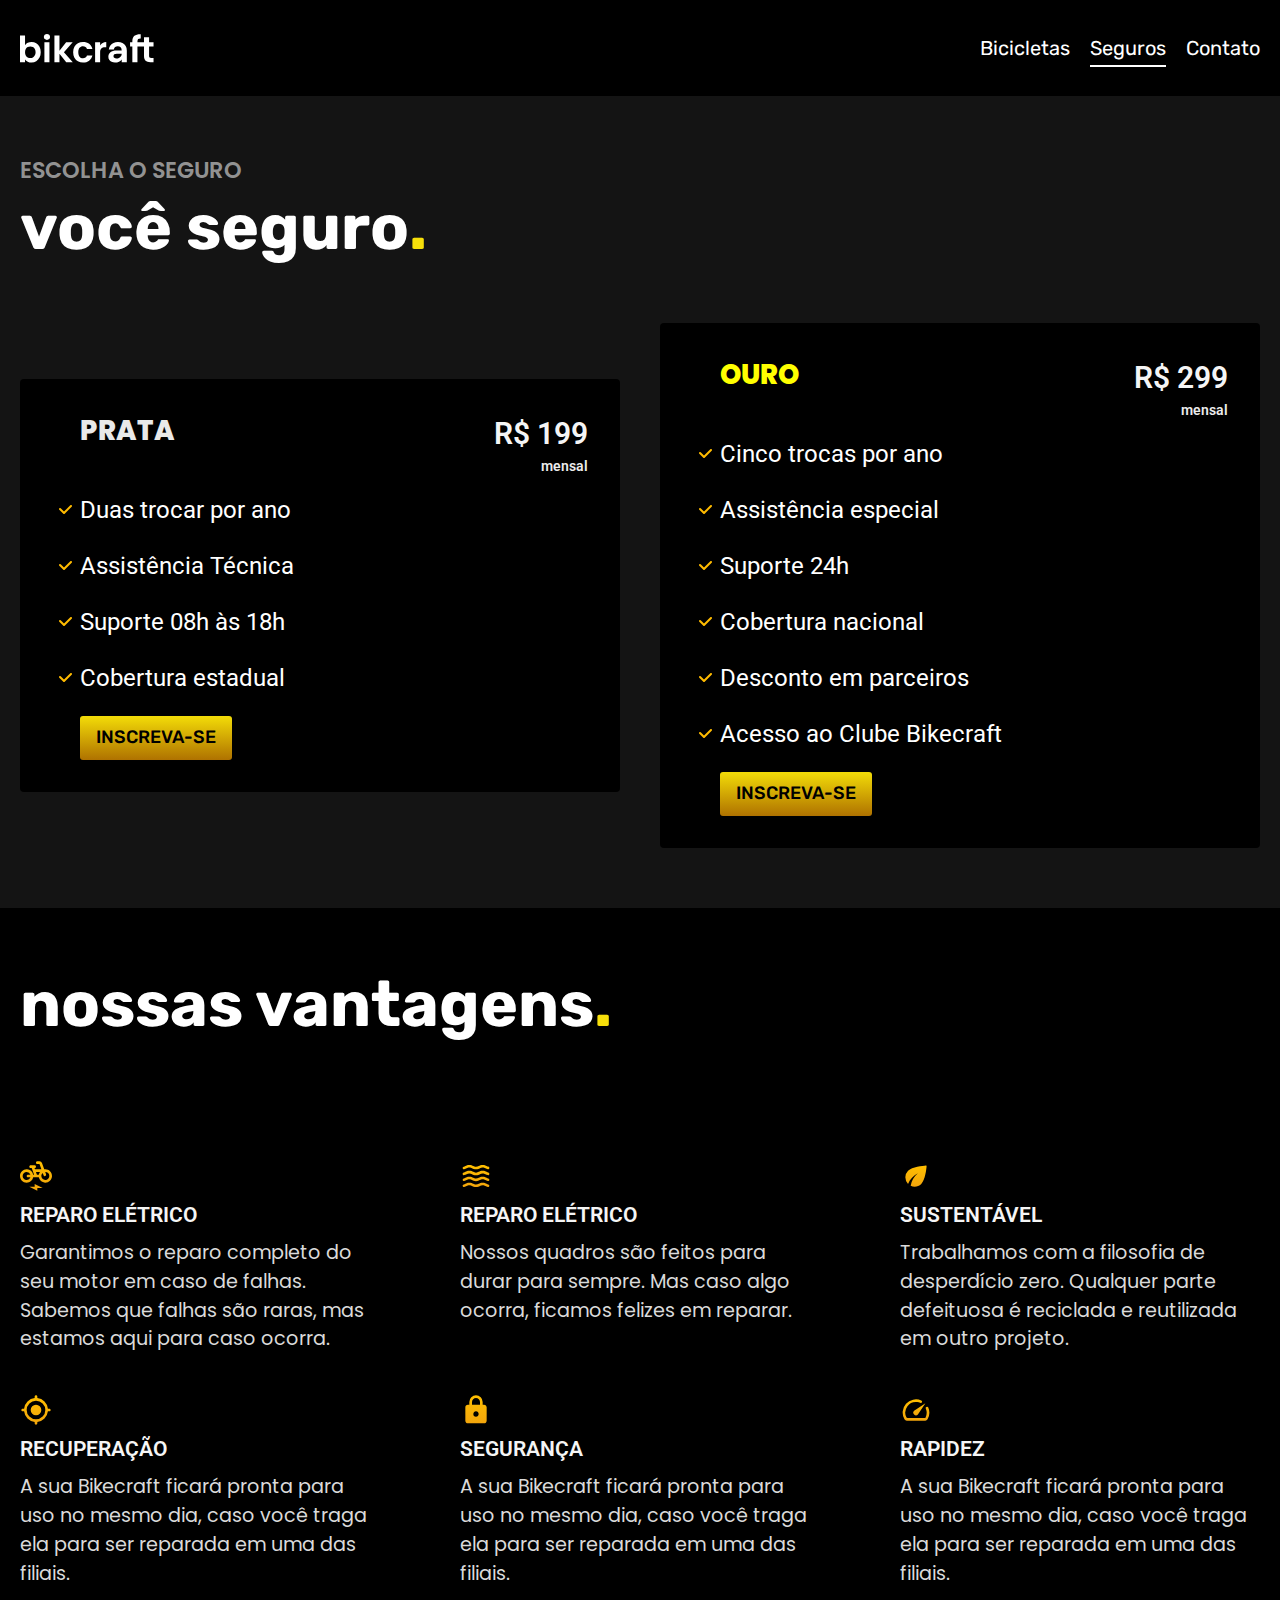
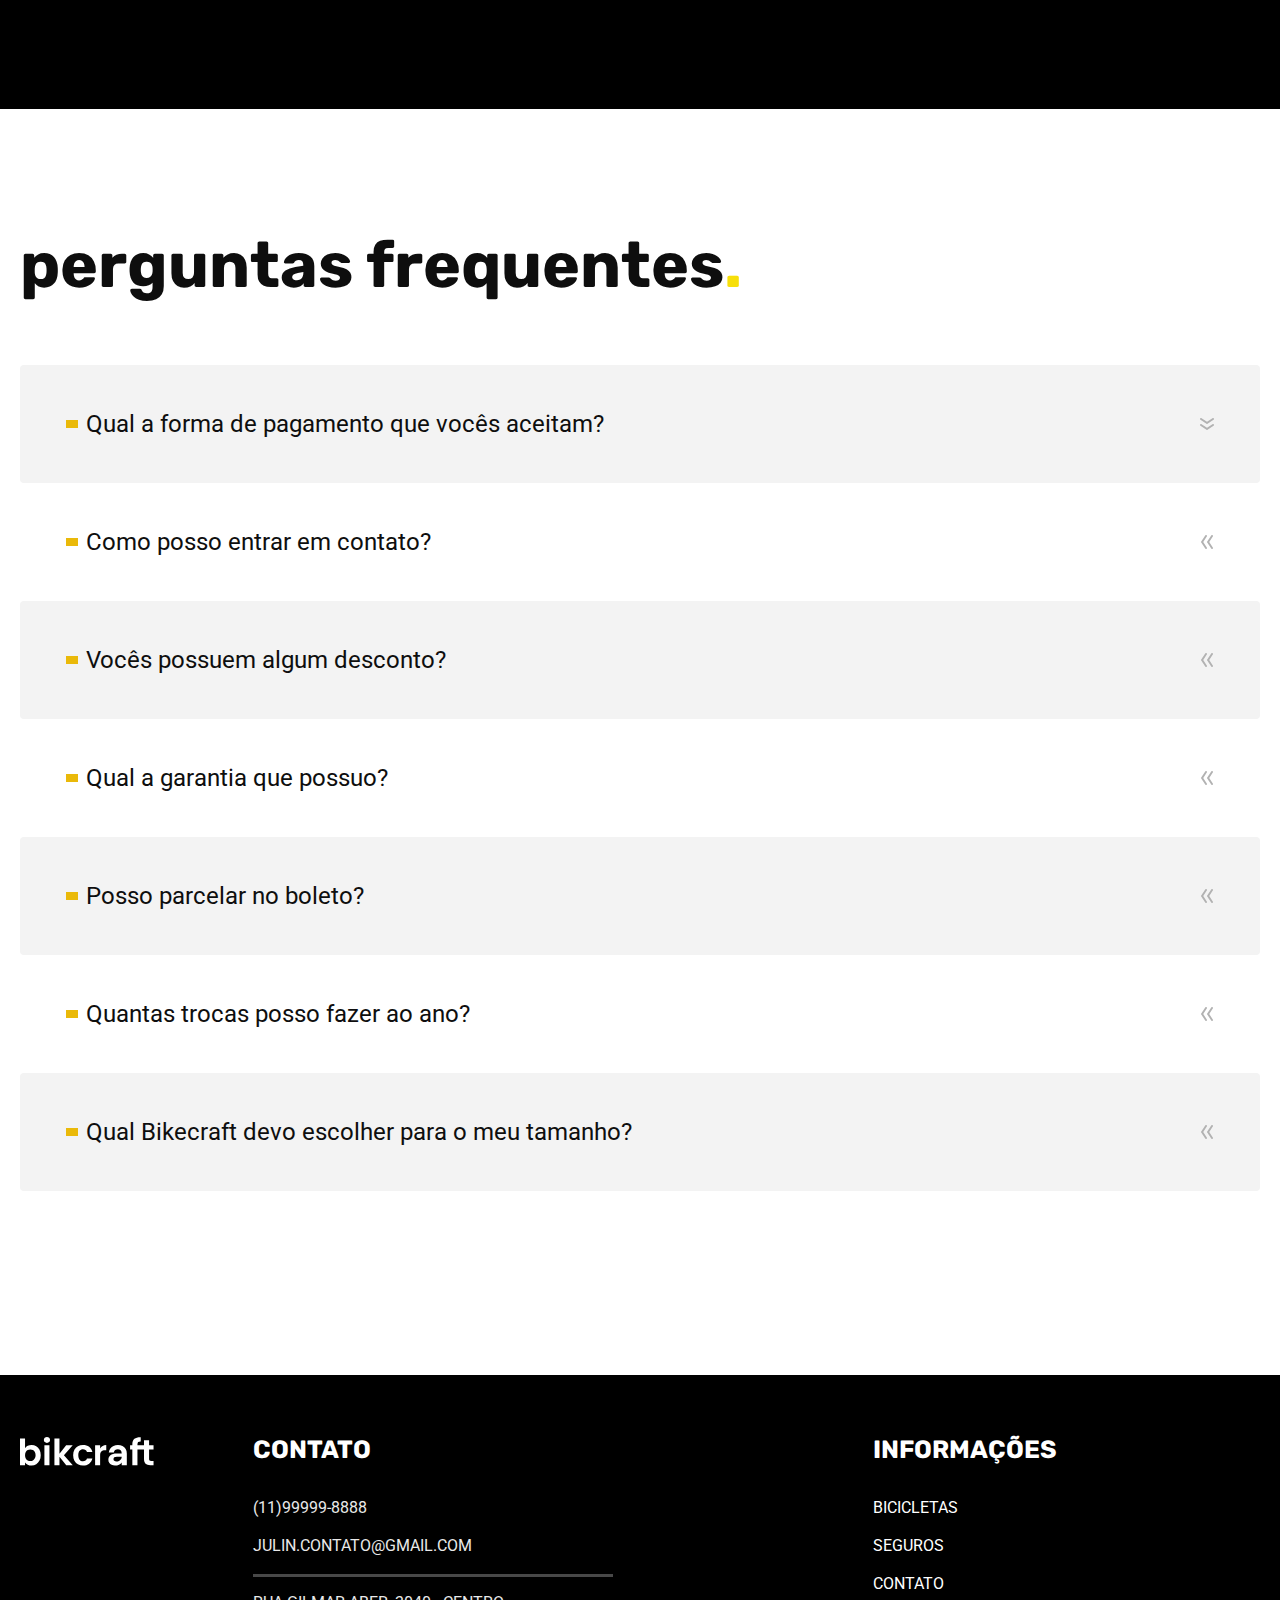
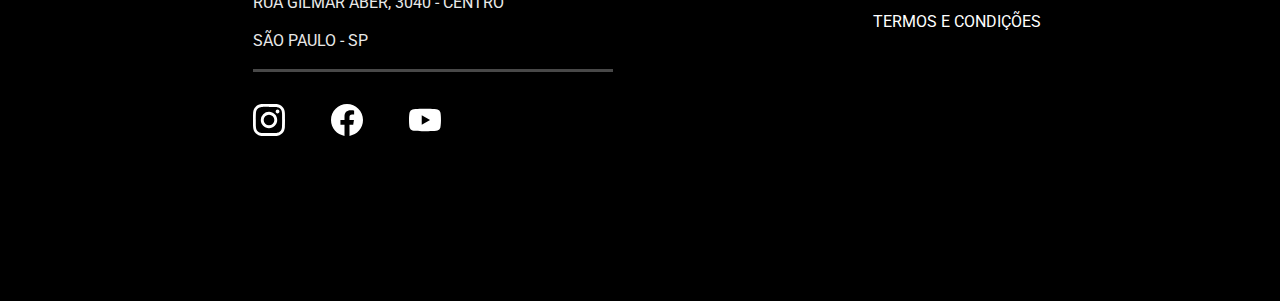
<file: seguros.html>
<!DOCTYPE html>
<html lang="pt-br">

<head>
  <meta charset="UTF-8">
  <meta name="viewport" content="width=device-width, initial-scale=1.0">
  <meta name="description" content="Termos e Condições">
  <title>Bikecraft | Seguros</title>
  <link rel="icon" href="./favicon.svg" type="image/svg+xml">
  <link rel="stylesheet" href="./css/style.css">
<script>document.documentElement.classList.add('js');</script>
</head>

<body id="seguros">
  <!-- HEADER------------------------------------------>
  <header class="header-bg">
    <div class="container header">
      <a href="./"><img src="./img/bikcraft.svg" alt="Bikecraft"></a>
      <nav aria-label="primaria">
        <ul class="header-menu">
          <li><a href="./bicicletas.html">Bicicletas</a></li>
          <li><a href="./seguros.html">Seguros</a></li>
          <li><a href="./contato.html">Contato</a></li>
        </ul>
      </nav>
    </div>
  </header>


  <div class="titulo-bg">
    <div class="container titulo">
      <p class="termos-uso">ESCOLHA O SEGURO</p>
      <h1 class="texto-grande-titulo">você seguro<span class="texto-ponto">.</span></h1>
    </div>
  </div>

  <!-- CONTEUDO -->

  <main class="seguros-bg">
    <div class="container seguros">
      <div class="seguros-item">
        <h3 class="texto-medio-branco">PRATA</h3>
        <span class="texto-p-importante-cinza">R$ 199 <span class="texto-p">mensal</span></span>
        <ul class="texto-medio">
          <li>Duas trocar por ano</li>
          <li>Assistência Técnica</li>
          <li>Suporte 08h às 18h</li>
          <li>Cobertura estadual</li>
        </ul>
        <a class="botao" href="./orcamento.html?tipo=seguro&produto=prata">INSCREVA-SE</a>
      </div>

      <div class="seguros-item">
        <h3 class="texto-medio-amarelo">OURO</h3>
        <span class="texto-p-importante-cinza">R$ 299 <span class="texto-p">mensal</span></span>
        <ul class="texto-medio">
          <li>Cinco trocas por ano</li>
          <li>Assistência especial</li>
          <li>Suporte 24h</li>
          <li>Cobertura nacional</li>
          <li>Desconto em parceiros</li>
          <li>Acesso ao Clube Bikecraft</li>
        </ul>
        <a class="botao secundario" href="./orcamento.html?tipo=seguro&produto=ouro">INSCREVA-SE</a>
      </div>
    </div>
  </main>


  <article class="vantagens-bg">
    <div class="container vantagens">
      <h2 class="texto-grande-titulo">nossas vantagens<span class="texto-ponto">.</span>
        <ul class="texto-medio">
          <li>
            <img src="./img/icones/eletrica.svg" alt="">
            <h3 class="texto-p-importante-cinza">Reparo Elétrico</h3>
            <p class="texto-pm-cinza">Garantimos o reparo completo do seu motor em caso de falhas. Sabemos que falhas
              são raras, mas estamos aqui para caso ocorra.</p>
          </li>

          <li>
            <img src="./img/icones/carbono.svg" alt="">
            <h3 class="texto-p-importante-cinza">Reparo Elétrico</h3>
            <p class="texto-pm-cinza">Nossos quadros são feitos para durar para sempre. Mas caso algo ocorra, ficamos
              felizes em reparar.</p>
          </li>

          <li>
            <img src="./img/icones/sustentavel.svg" alt="">
            <h3 class="texto-p-importante-cinza">Sustentável</h3>
            <p class="texto-pm-cinza">Trabalhamos com a filosofia de desperdício zero. Qualquer parte defeituosa é
              reciclada e reutilizada em outro projeto.</p>
          </li>

          <li>
            <img src="./img/icones/rastreador.svg" alt="">
            <h3 class="texto-p-importante-cinza">Recuperação</h3>
            <p class="texto-pm-cinza">A sua Bikecraft ficará pronta para uso no mesmo dia, caso você traga ela para ser
              reparada em uma das filiais.</p>
          </li>

          <li>
            <img src="./img/icones/seguro.svg" alt="">
            <h3 class="texto-p-importante-cinza">Segurança</h3>
            <p class="texto-pm-cinza">A sua Bikecraft ficará pronta para uso no mesmo dia, caso você traga ela para ser
              reparada em uma das filiais.</p>
          </li>

          <li>
            <img src="./img/icones/velocidade.svg" alt="">
            <h3 class="texto-p-importante-cinza">Rapidez</h3>
            <p class="texto-pm-cinza">A sua Bikecraft ficará pronta para uso no mesmo dia, caso você traga ela para ser
              reparada em uma das filiais.</p>
          </li>
        </ul>
    </div>
  </article>



  <article class="container perguntas">
    <h2 class="texto-grande-titulo c-black">perguntas frequentes<span class="texto-ponto">.</span>

      <dl>
        <div>
          <dt><button class="texto-medio c-black" aria-expanded="true" aria-controls="pergunta1">Qual a forma de
              pagamento que vocês aceitam?</button></dt>
          <dd id="pergunta1" class="texto-pm-cinza c-cinza">Aceitamos cartões de crédito com as bandeiras: Visa,
            Mastercard, ELO e American Express. Para pagamentos à vista também aceitarmos PIX e Boleto através do
            PagSeguro.</dd>
        </div>

        <div>
          <dt><button class="texto-medio c-black" aria-expanded="false" aria-controls="pergunta2">Como posso entrar em
              contato?</button></dt>
          <dd id="pergunta2" class="texto-pm-cinza c-cinza">Teste teste teste</dd>
        </div>

        <div>
          <dt><button class="texto-medio c-black" aria-expanded="false" aria-controls="pergunta3">Vocês possuem algum
              desconto?</button></dt>
          <dd id="pergunta3" class="texto-pm-cinza c-cinza">Teste teste teste</dd>
        </div>

        <div>
          <dt><button class="texto-medio c-black" aria-expanded="false" aria-controls="pergunta4">Qual a garantia que
              possuo?</button></dt>
          <dd id="pergunta4" class="texto-pm-cinza c-cinza">Teste teste teste</dd>
        </div>

        <div>
          <dt><button class="texto-medio c-black" aria-expanded="false" aria-controls="pergunta5">Posso parcelar no
              boleto?</button></dt>
          <dd id="pergunta5" class="texto-pm-cinza c-cinza">Teste teste teste</dd>
        </div>

        <div>
          <dt><button class="texto-medio c-black" aria-expanded="false" aria-controls="pergunta6">Quantas trocas posso
              fazer ao ano?</button></dt>
          <dd id="pergunta6" class="texto-pm-cinza c-cinza">Teste teste teste</dd>
        </div>

        <div>
          <dt><button class="texto-medio c-black" aria-expanded="false" aria-controls="pergunta7">Qual Bikecraft devo
              escolher para o meu tamanho?</button></dt>
          <dd id="pergunta7" class="texto-pm-cinza c-cinza">Teste teste teste</dd>
        </div>
      </dl>


  </article>

  <!-- FOOTER -->

  <footer class="footer-bg">
    <div class="container footer">
      <img src="./img/bikcraft.svg" alt="Logo Bikecraft" />

      <div class="footer-contato">
        <h3 class="texto-pequeno-footer">CONTATO</h3>

        <ul class="texto-pequeno-footer-desc">
          <li><a href="tel:+5511999998888">(11)99999-8888</a></li>
          <li><a href="mailto:julin.contato@gmail.com">julin.contato@gmail.com</a></li>
          <li>Rua Gilmar Aber, 3040 - Centro</li>
          <li>São Paulo - SP</li>
        </ul>

        <div class="footer-redes">
          <div>
            <a href="">
              <img src="./img/redes/instagram.svg" alt="instagram" />
            </a>
          </div>

          <div class="footer-redes">
            <a href="">
              <img src="./img/redes/facebook.svg" alt="Facebook" />
            </a>
          </div>

          <div class="footer-redes">
            <a href="">
              <img src="./img/redes/youtube.svg" alt="Youtube" />
            </a>
          </div>
        </div>
      </div>

      <div class="footer-informacoes">
        <h3 class="texto-pequeno-footer">INFORMAÇÕES</h3>
        <nav>
          <ul class="texto-pequeno-footer-desc">
            <li><a href="./bicicletas.html">Bicicletas</a></li>
            <li><a href="./seguros.html">Seguros</a></li>
            <li><a href="./contato.html">Contato</a></li>
            <li><a href="./termos.html">Termos e Condições</a></li>
          </ul>
        </nav>
      </div>

      <p class="footer-copy">Bikecraft. Alguns direitos reservados.</p>
    </div>

  </footer>
  <script src="./js/script.js"></script>
</body>

</html>
</file>
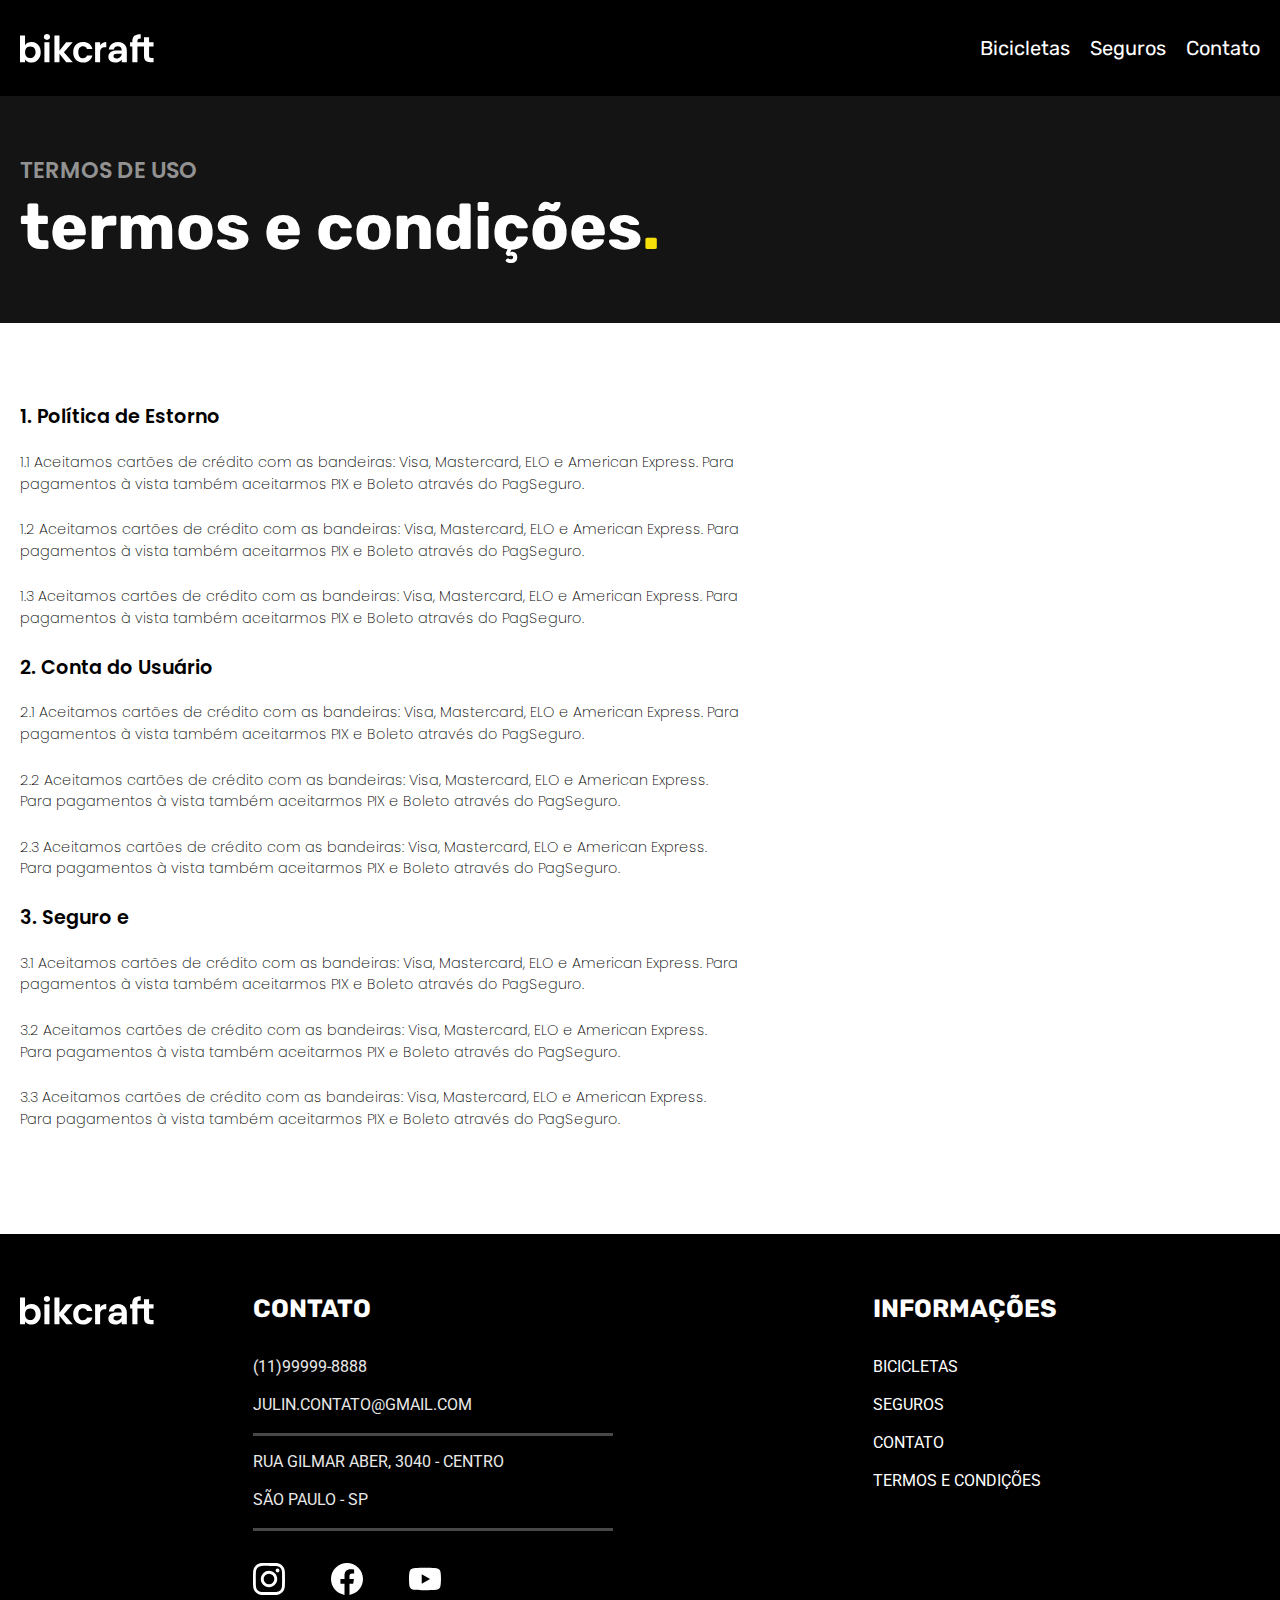
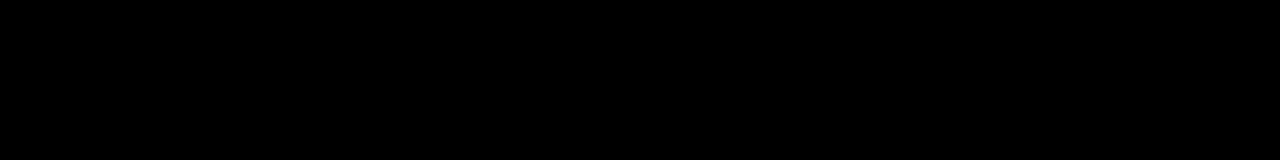
<file: termos.html>
<!DOCTYPE html>
<html lang="pt-br">

<head>
  <meta charset="UTF-8">
  <meta name="viewport" content="width=device-width, initial-scale=1.0">
  <meta name="description" content="Termos e Condições">
  <title>Bikcraft | Termos e Condições</title>
  <link rel="icon" href="./favicon.svg" type="image/svg+xml">
  <link rel="stylesheet" href="./css/style.css">
<script>document.documentElement.classList.add('js');</script>
</head>

<body id="termos">
  <!-- CABEÇALHO------------------------------------------>
  <header class="header-bg">
    <div class="container header">
      <a href="./"><img src="./img/bikcraft.svg" alt="Bikcraft"></a>
      <nav aria-label="primaria">
        <ul class="header-menu">
          <li><a href="./bicicletas.html">Bicicletas</a></li>
          <li><a href="./seguros.html">Seguros</a></li>
          <li><a href="./contato.html">Contato</a></li>
        </ul>
      </nav>
    </div>
  </header>

  <main>
    <div class="titulo-bg">
      <div class="container titulo">
        <p class="termos-uso">TERMOS DE USO</p>
        <h1 class="texto-grande-titulo">termos e condições<span class="texto-ponto">.</span></h1>
      </div>
    </div>

    <div class="container termos">
      <h2 class="titulo-termos">1. Política de Estorno</h2>
      <p class="titulo-termos-desc">1.1 Aceitamos cartões de crédito com as bandeiras: Visa, Mastercard, ELO e American
        Express. Para pagamentos à vista também aceitarmos PIX e Boleto através do PagSeguro.</p>
      <p class="titulo-termos-desc">1.2 Aceitamos cartões de crédito com as bandeiras: Visa, Mastercard, ELO e American
        Express. Para pagamentos à vista também aceitarmos PIX e Boleto através do PagSeguro.</p>
      <p class="titulo-termos-desc">1.3 Aceitamos cartões de crédito com as bandeiras: Visa, Mastercard, ELO e American
        Express. Para pagamentos à vista também aceitarmos PIX e Boleto através do PagSeguro.</p>

      <h2 class="titulo-termos">2. Conta do Usuário</h2>
      <p class="titulo-termos-desc">2.1 Aceitamos cartões de crédito com as bandeiras: Visa, Mastercard, ELO e American
        Express. Para pagamentos à vista também aceitarmos PIX e Boleto através do PagSeguro.</p>
      <p class="titulo-termos-desc">2.2 Aceitamos cartões de crédito com as bandeiras: Visa, Mastercard, ELO e American
        Express. Para pagamentos à vista também aceitarmos PIX e Boleto através do PagSeguro.</p>
      <p class="titulo-termos-desc">2.3 Aceitamos cartões de crédito com as bandeiras: Visa, Mastercard, ELO e American Express. Para pagamentos à vista também aceitarmos PIX e Boleto através do PagSeguro.</p>

      <h2 class="titulo-termos">3. Seguro e</h2>
      <p class="titulo-termos-desc">3.1 Aceitamos cartões de crédito com as bandeiras: Visa, Mastercard, ELO e American Express. Para pagamentos à vista também aceitarmos PIX e Boleto através do PagSeguro.</p>
      <p class="titulo-termos-desc">
        3.2 Aceitamos cartões de crédito com as bandeiras: Visa, Mastercard, ELO e American Express. Para pagamentos à vista também aceitarmos PIX e Boleto através do PagSeguro.</p>
      <p class="titulo-termos-desc">3.3 Aceitamos cartões de crédito com as bandeiras: Visa, Mastercard, ELO e American Express. Para pagamentos à vista também aceitarmos PIX e Boleto através do PagSeguro.</p>
    </div>
  </main>






  <!--------------------------------- FOOTER -->

  <footer class="footer-bg">
    <div class="container footer">
      <img src="./img/bikcraft.svg" alt="Logo Bikcraft" />

      <div class="footer-contato">
        <h3 class="texto-pequeno-footer">CONTATO</h3>

        <ul class="texto-pequeno-footer-desc">
          <li><a href="tel:+5511999998888">(11)99999-8888</a></li>
          <li><a href="mailto:julin.contato@gmail.com">julin.contato@gmail.com</a></li>
          <li>Rua Gilmar Aber, 3040 - Centro</li>
          <li>São Paulo - SP</li>
        </ul>

        <div class="footer-redes">
          <div>
            <a href="">
              <img src="./img/redes/instagram.svg" alt="instagram" />
            </a>
          </div>

          <div class="footer-redes">
            <a href="">
              <img src="./img/redes/facebook.svg" alt="Facebook" />
            </a>
          </div>

          <div class="footer-redes">
            <a href="">
              <img src="./img/redes/youtube.svg" alt="Youtube" />
            </a>
          </div>
        </div>
      </div>

      <div class="footer-informacoes">
        <h3 class="texto-pequeno-footer">INFORMAÇÕES</h3>
        <nav>
          <ul class="texto-pequeno-footer-desc">
            <li><a href="./bicicletas.html">Bicicletas</a></li>
            <li><a href="./seguros.html">Seguros</a></li>
            <li><a href="./contato.html">Contato</a></li>
            <li><a href="./termos.html">Termos e Condições</a></li>
          </ul>
        </nav>
      </div>

      <p class="footer-copy">Bikecraft. Alguns direitos reservados.</p>
    </div>

  </footer>
<script src="./js/script.js"></script>
</body>

</html>
</file>
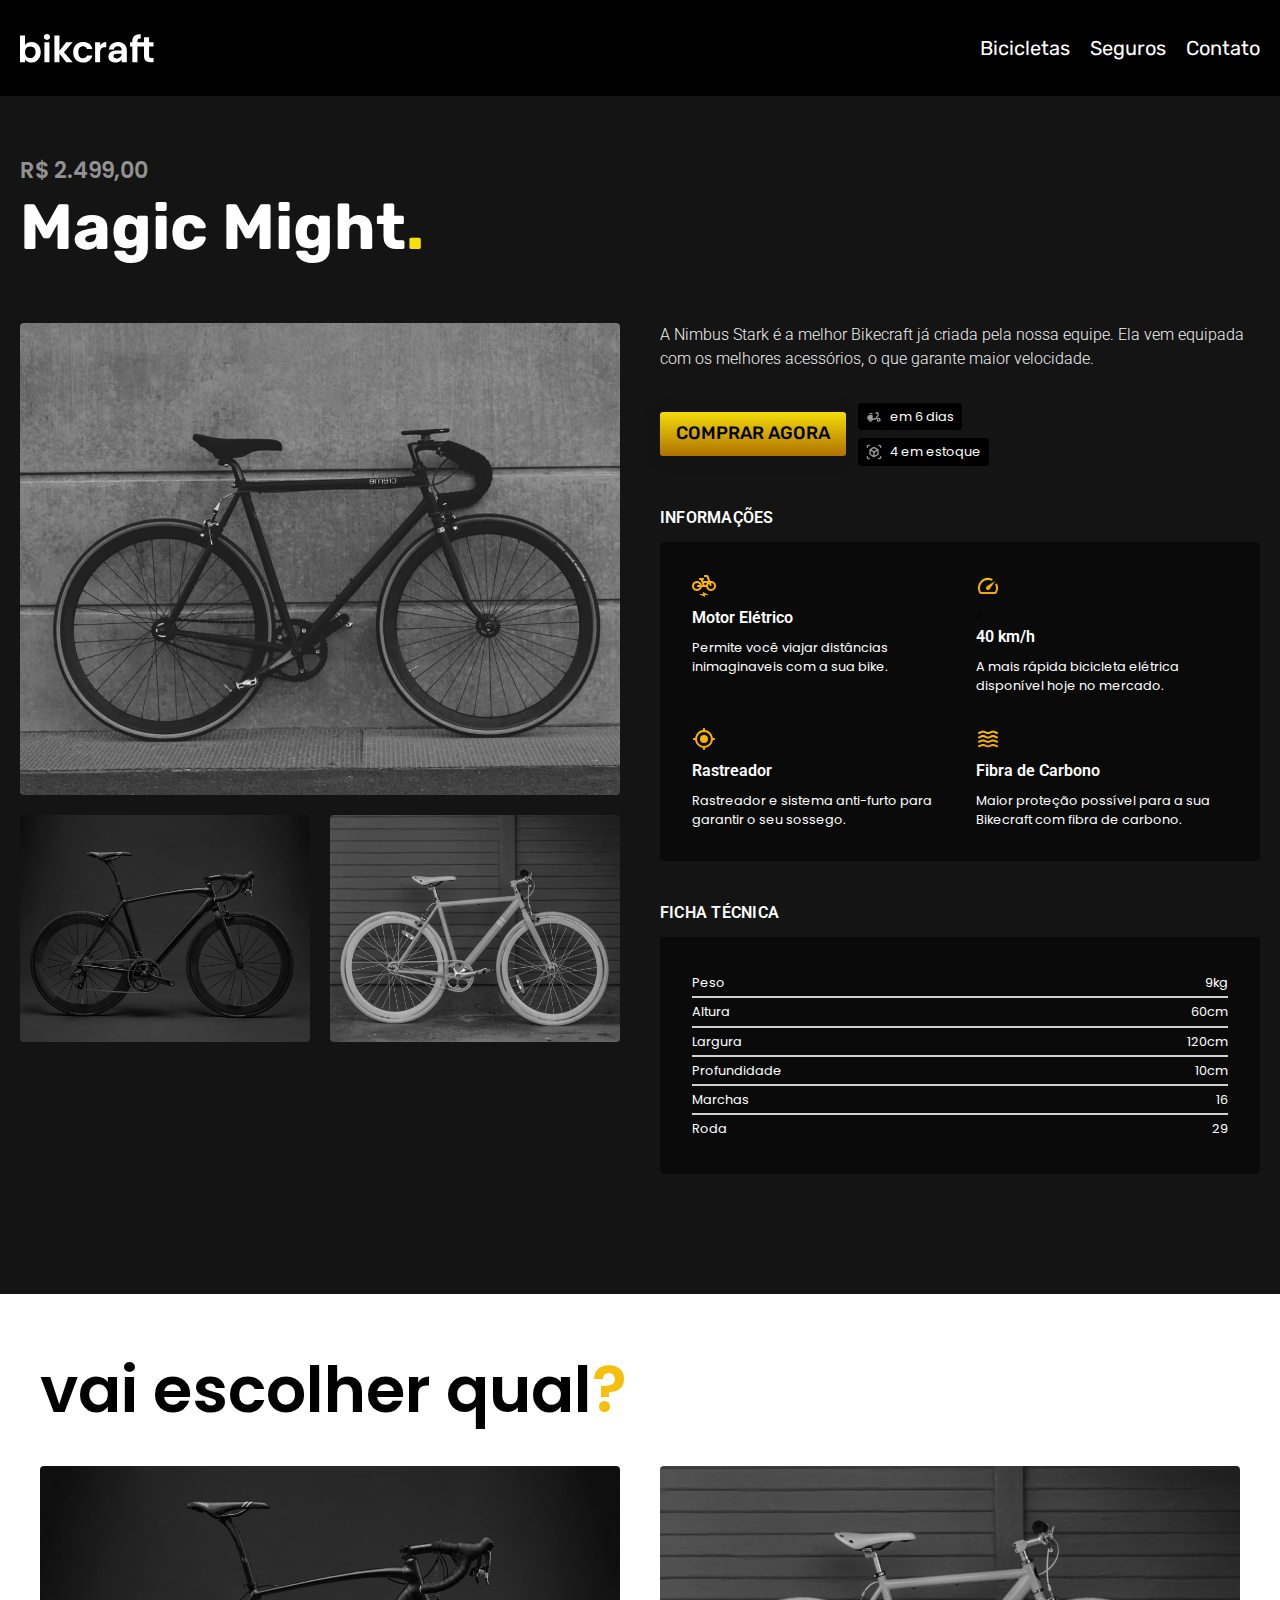
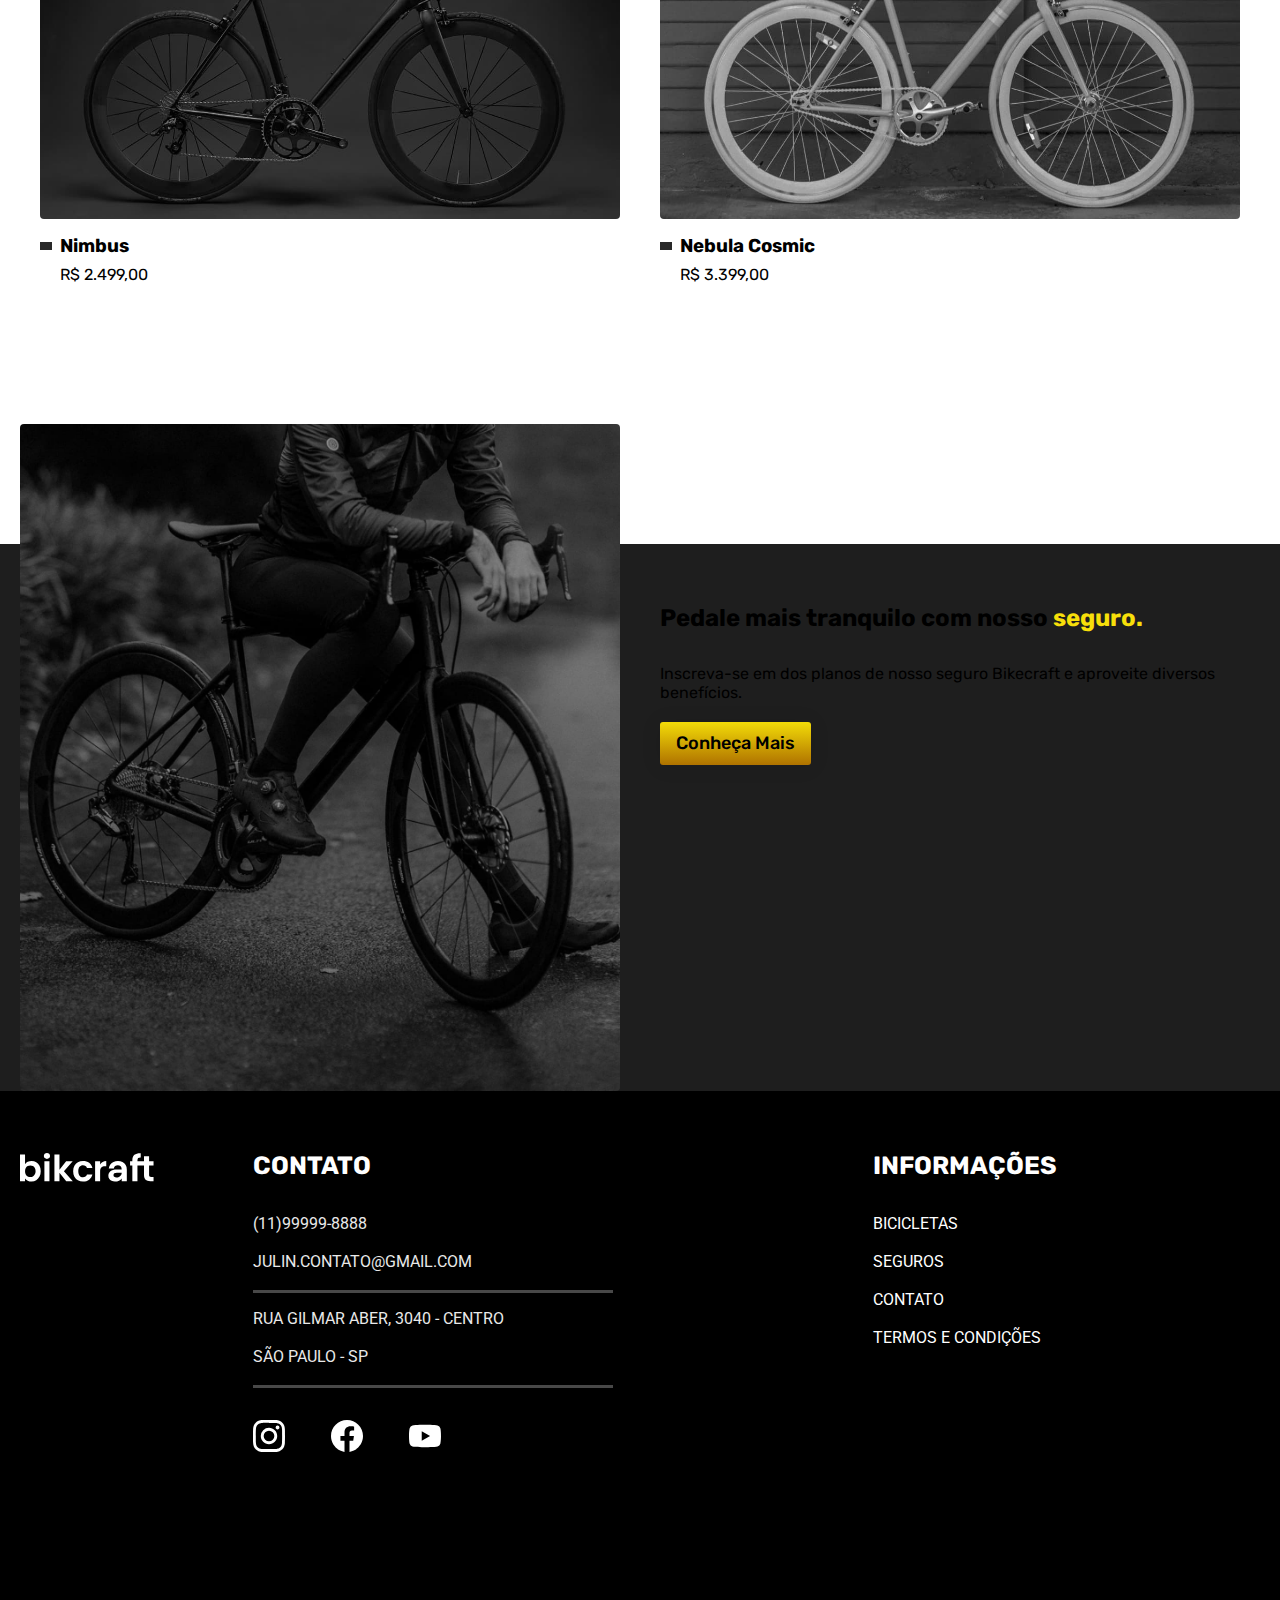
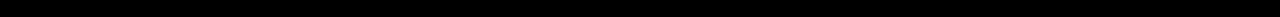
<file: bicicletas/magic.html>
<!DOCTYPE html>
<html lang="pt-br">

<head>
  <meta charset="UTF-8">
  <meta name="viewport" content="width=device-width, initial-scale=1.0">
  <meta name="description" content="Termos e Condições">
  <title>Bikecraft | Magic Might</title>
  <link rel="icon" href="../favicon.svg" type="image/svg+xml">
  <link rel="stylesheet" href="../css/style.css">
<script>document.documentElement.classList.add('js');</script>
</head>

<body id="bicicletas">
  <!-- CABEÇALHO------------------------------------------>
  <header class="header-bg">
    <div class="container header">
      <a href="../"><img src="../img/bikcraft.svg" alt="Bikecraft"></a>
      <nav aria-label="primaria">
        <ul class="header-menu">
          <li><a href="../bicicletas.html">Bicicletas</a></li>
          <li><a href="../seguros.html">Seguros</a></li>
          <li><a href="../contato.html">Contato</a></li>
        </ul>
      </nav>
    </div>
  </header>

  <!-- CONTEÚDO ---------------------------->

  <main class="titulo-bg">
    <div>
      <div class="container titulo">
        <p class="termos-uso">R$ 2.499,00</p>
        <h1 class="texto-grande-titulo">Magic Might<span class="texto-ponto">.</span></h1>
      </div>
    </div>
    <div class="container bicicleta">
      <div class="bicicleta-img">
        <img src="../img/bicicleta/nimbus2.jpg" alt="Bicicleta Nimbus 2">
        <img src="../img/bicicleta/nimbus1.jpg" alt="Bicicleta Nimbus 1">
        <img src="../img/bicicleta/nimbus3.jpg" alt="Bicicleta Nimbus 3">
      </div>
      <div class="bicicleta-conteudo">
        <p class="texto-p-detalhes">A Nimbus Stark é a melhor Bikecraft já criada pela nossa equipe. Ela vem equipada com
          os melhores acessórios, o que garante maior velocidade.</p>
        <div class="bicicleta-comprar">
          <a href="../orcamento.html?tipo=bikecraft&produto=magic" class="botao">COMPRAR AGORA</a>
          <span class="icon-p-texto c-white"><img src="../img/icones/entrega.svg"> em 6 dias</span>
          <span class="icon-p-texto c-white"><img src="../img/icones/estoque.svg"> 4 em estoque</span>
        </div>

        <h2 class="icon-p-texto texto-roboto-titulo-p c-white">INFORMAÇÕES</h2>
        <ul class="bicicleta-informacoes">
          <li>
            <img src="../img/icones/eletrica.svg">
            <h3 class="texto-roboto-titulo-p c-white">Motor Elétrico</h3>
            <p class="icon-p-texto c-white">Permite você viajar distâncias inimaginaveis com a sua bike.</p>
          </li>
          <li>
            <img src="../img/icones/velocidade.svg">›
            <h3 class="texto-roboto-titulo-p c-white">40 km/h</h3>
            <p class="icon-p-texto c-white">A mais rápida bicicleta elétrica disponível hoje no mercado.</p>
          </li>
          <li>
            <img src="../img/icones/rastreador.svg">
            <h3 class="texto-roboto-titulo-p c-white">Rastreador</h3>
            <p class="icon-p-texto c-white">Rastreador e sistema anti-furto para garantir o seu sossego.</p>
          </li>
          <li>
            <img src="../img/icones/carbono.svg">
            <h3 class="texto-roboto-titulo-p c-white">Fibra de Carbono</h3>
            <p class="icon-p-texto c-white">Maior proteção possível para a sua Bikecraft com fibra de carbono.</p>
          </li>
        </ul>

        <h2 class="texto-roboto-titulo-p c-white">FICHA TÉCNICA</h2>
        <ul class="bicicleta-ficha icon-p-texto c-white">
          <li>Peso <span>9kg</span></li>
          <li>Altura <span>60cm</span></li>
          <li>Largura <span>120cm</span></li>
          <li>Profundidade <span>10cm</span></li>
          <li>Marchas <span>16</span></li>
          <li>Roda <span>29</span></li>
        </ul>
      </div>
    </div>
  </main>


  <article class="container bicicletas-lista">
    <h2 class="container texto-grande2">vai escolher qual<span>?</span></h2>
    <ul>
      <li>
        <a href="./nimbus.html">
          <img src="../img/bicicletas/nimbus.jpg" alt="Bicicleta Nimbus Preta" />
          <h3>Nimbus</h3>
          <span>R$ 2.499,00</span>
        </a>
      </li>

      <li>
        <a href="./nebula.html">
          <img src="../img/bicicletas/nebula.jpg" alt="Bicicleta Nebula Preta" />
          <h3>Nebula Cosmic</h3>
          <span>R$ 3.399,00</span>
        </a>
      </li>
    </ul>
  </article>


  <article class="seguro-bg">
    <div class="container seguro">
      <div class="seguro-img">
        <img class="" src="../img/fotos/seguros.jpg" alt="Pessoa em uma bicicleta" />
      </div>
      <div class="seguro-conteudo">
        <h2 class="">Pedale mais tranquilo com nosso <span class="">seguro.</span></h2>
        <p class="">Inscreva-se em dos planos de nosso seguro Bikecraft e aproveite diversos benefícios.</p>
        <a class="botao" href="../seguros.html">Conheça Mais</a>
      </div>
    </div>
  </article>

  <!--------------------------------- FOOTER -->

  <footer class="footer-bg">
    <div class="container footer">
      <img src="../img/bikcraft.svg" alt="Logo Bikecraft" />

      <div class="footer-contato">
        <h3 class="texto-pequeno-footer">CONTATO</h3>

        <ul class="texto-pequeno-footer-desc">
          <li><a href="tel:+5511999998888">(11)99999-8888</a></li>
          <li><a href="mailto:julin.contato@gmail.com">julin.contato@gmail.com</a></li>
          <li>Rua Gilmar Aber, 3040 - Centro</li>
          <li>São Paulo - SP</li>
        </ul>

        <div class="footer-redes">
          <div>
            <a href="">
              <img src="../img/redes/instagram.svg" alt="instagram" />
            </a>
          </div>

          <div class="footer-redes">
            <a href="">
              <img src="../img/redes/facebook.svg" alt="Facebook" />
            </a>
          </div>

          <div class="footer-redes">
            <a href="">
              <img src="../img/redes/youtube.svg" alt="Youtube" />
            </a>
          </div>
        </div>
      </div>

      <div class="footer-informacoes">
        <h3 class="texto-pequeno-footer">INFORMAÇÕES</h3>
        <nav>
          <ul class="texto-pequeno-footer-desc">
            <li><a href="../bicicletas.html">Bicicletas</a></li>
            <li><a href="../seguros.html">Seguros</a></li>
            <li><a href="../contato.html">Contato</a></li>
            <li><a href="../termos.html">Termos e Condições</a></li>
          </ul>
        </nav>
      </div>

      <p class="footer-copy">Bikecraft. Alguns direitos reservados.</p>
    </div>
  </footer>
<script src="../js/script.js"></script>
</body>

</html>
</file>
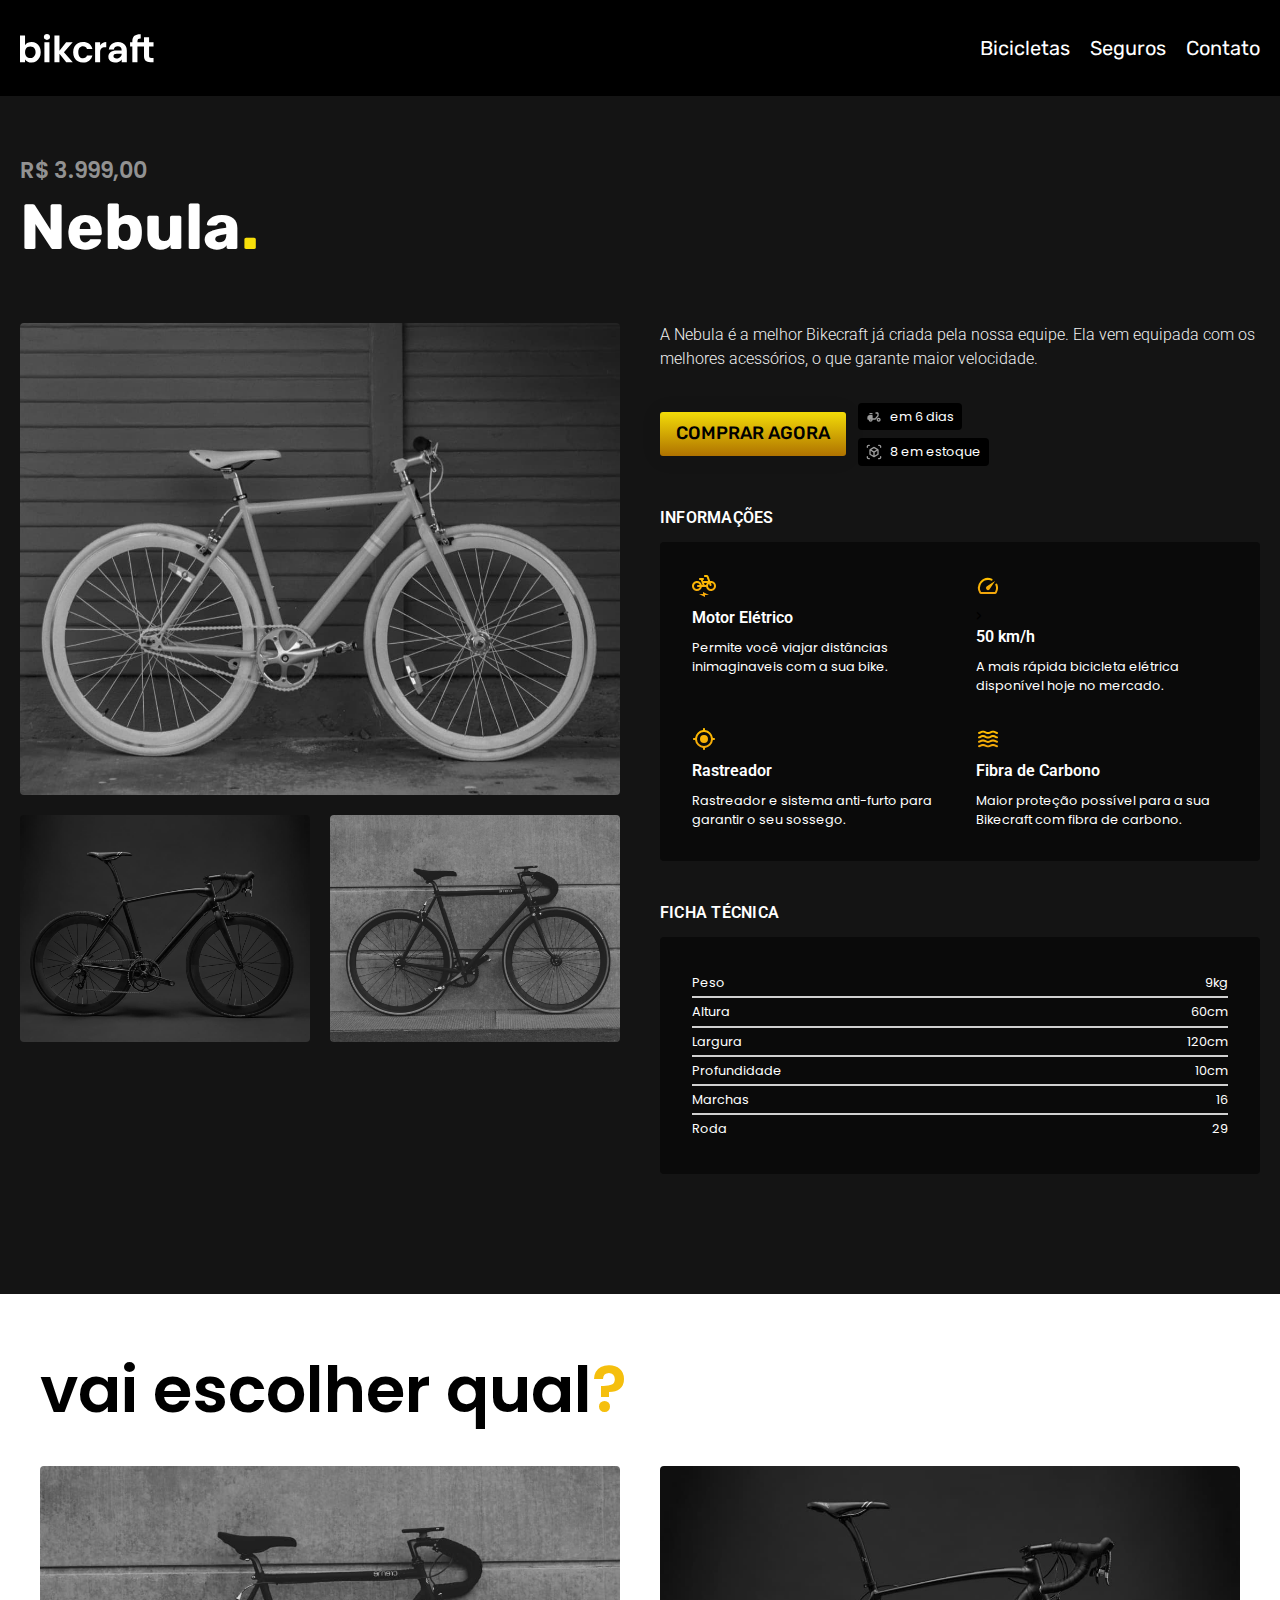
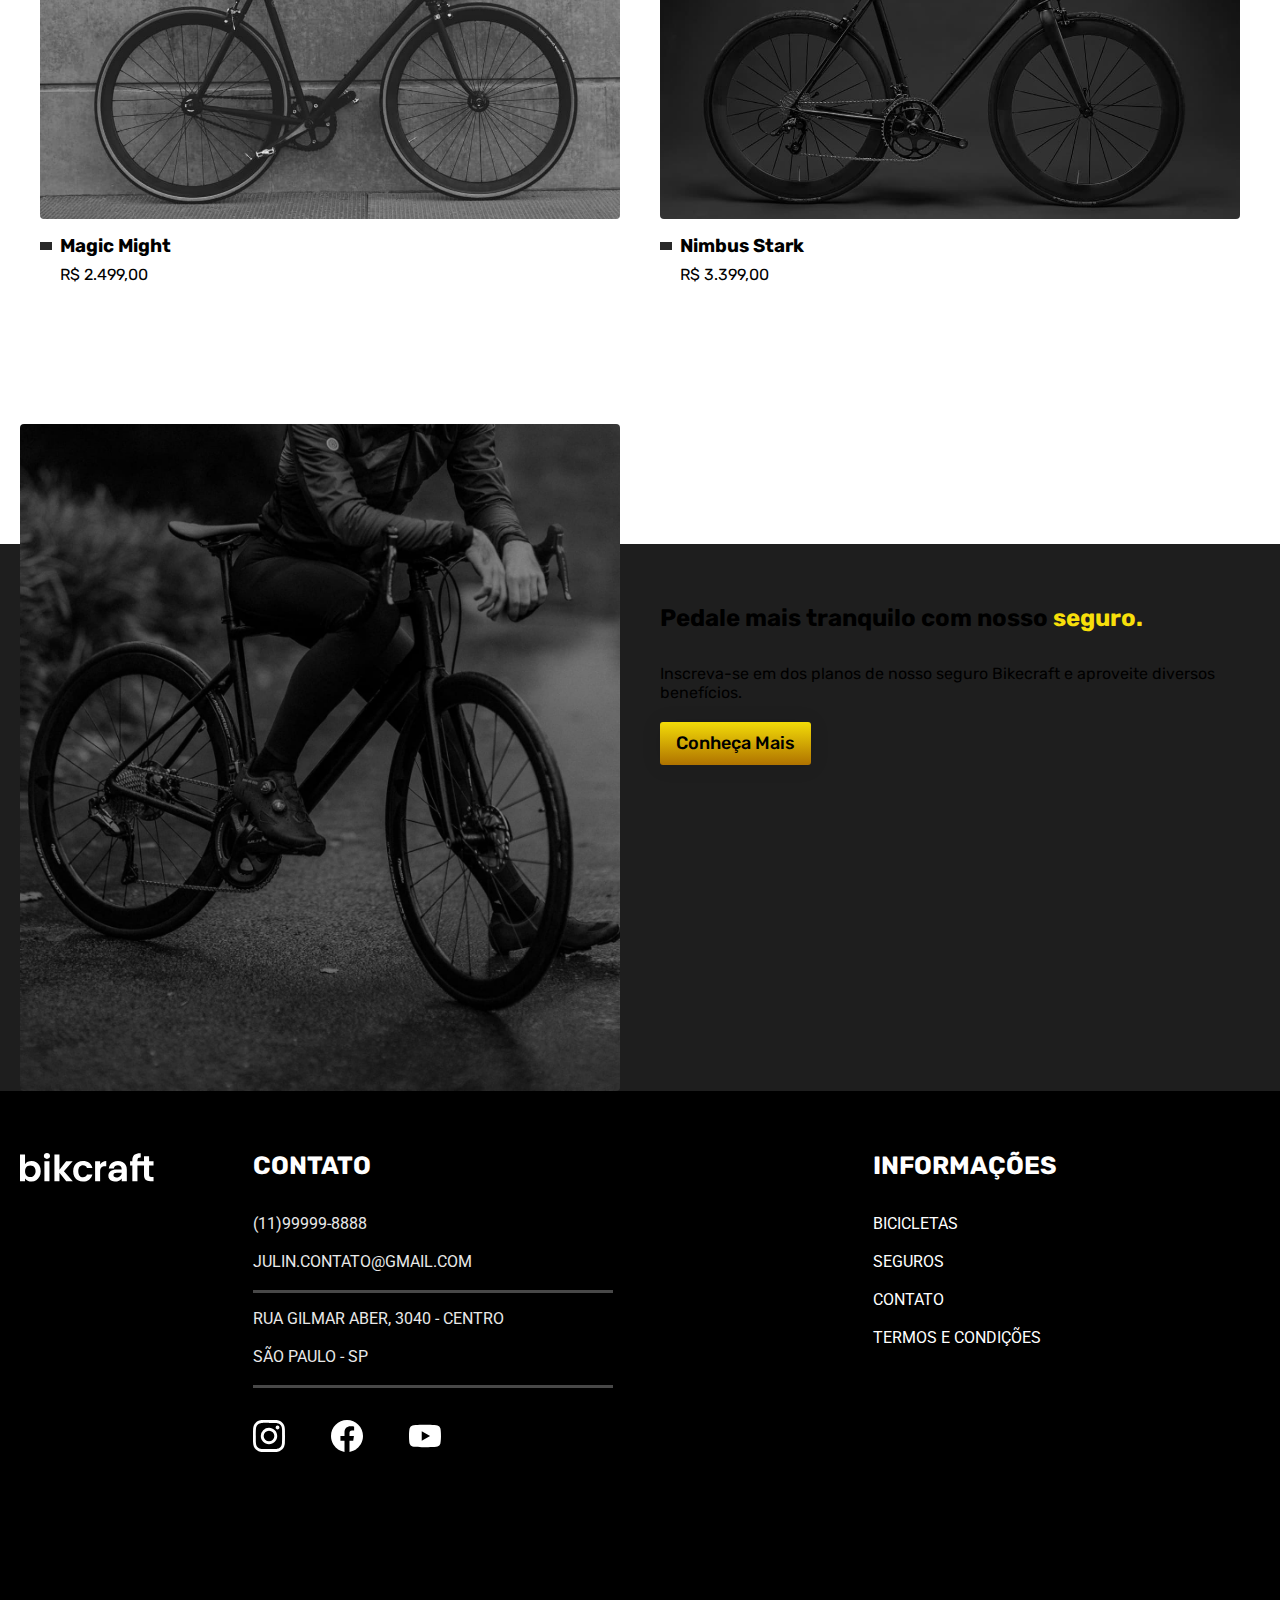
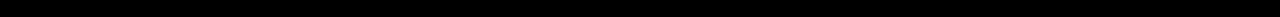
<file: bicicletas/nebula.html>
<!DOCTYPE html>
<html lang="pt-br">

<head>
  <meta charset="UTF-8">
  <meta name="viewport" content="width=device-width, initial-scale=1.0">
  <meta name="description" content="Termos e Condições">
  <title>Bikecraft | Nebula</title>
  <link rel="icon" href="../favicon.svg" type="image/svg+xml">
  <link rel="stylesheet" href="../css/style.css">
<script>document.documentElement.classList.add('js');</script>
</head>

<body id="bicicletas">
  <!-- CABEÇALHO------------------------------------------>
  <header class="header-bg">
    <div class="container header">
      <a href="../"><img src="../img/bikcraft.svg" alt="Bikecraft"></a>
      <nav aria-label="primaria">
        <ul class="header-menu">
          <li><a href="../bicicletas.html">Bicicletas</a></li>
          <li><a href="../seguros.html">Seguros</a></li>
          <li><a href="../contato.html">Contato</a></li>
        </ul>
      </nav>
    </div>
  </header>

  <!-- CONTEÚDO ---------------------------->

  <main class="titulo-bg">
    <div>
      <div class="container titulo">
        <p class="termos-uso">R$ 3.999,00</p>
        <h1 class="texto-grande-titulo">Nebula<span class="texto-ponto">.</span></h1>
      </div>
    </div>
    <div class="container bicicleta">
      <div class="bicicleta-img">
        <img src="../img/bicicleta/nimbus3.jpg" alt="Bicicleta Nimbus 3">
        <img src="../img/bicicleta/nimbus1.jpg" alt="Bicicleta Nimbus 1">
        <img src="../img/bicicleta/nimbus2.jpg" alt="Bicicleta Nimbus 2">
      </div>
      <div class="bicicleta-conteudo">
        <p class="texto-p-detalhes">A Nebula é a melhor Bikecraft já criada pela nossa equipe. Ela vem equipada com
          os melhores acessórios, o que garante maior velocidade.</p>
        <div class="bicicleta-comprar">
          <a href="../orcamento.html?tipo=bikecraft&produto=nebula" class="botao">COMPRAR AGORA</a>
          <span class="icon-p-texto c-white"><img src="../img/icones/entrega.svg"> em 6 dias</span>
          <span class="icon-p-texto c-white"><img src="../img/icones/estoque.svg"> 8 em estoque</span>
        </div>

        <h2 class="icon-p-texto texto-roboto-titulo-p c-white">INFORMAÇÕES</h2>
        <ul class="bicicleta-informacoes">
          <li>
            <img src="../img/icones/eletrica.svg">
            <h3 class="texto-roboto-titulo-p c-white">Motor Elétrico</h3>
            <p class="icon-p-texto c-white">Permite você viajar distâncias inimaginaveis com a sua bike.</p>
          </li>
          <li>
            <img src="../img/icones/velocidade.svg">›
            <h3 class="texto-roboto-titulo-p c-white">50 km/h</h3>
            <p class="icon-p-texto c-white">A mais rápida bicicleta elétrica disponível hoje no mercado.</p>
          </li>
          <li>
            <img src="../img/icones/rastreador.svg">
            <h3 class="texto-roboto-titulo-p c-white">Rastreador</h3>
            <p class="icon-p-texto c-white">Rastreador e sistema anti-furto para garantir o seu sossego.</p>
          </li>
          <li>
            <img src="../img/icones/carbono.svg">
            <h3 class="texto-roboto-titulo-p c-white">Fibra de Carbono</h3>
            <p class="icon-p-texto c-white">Maior proteção possível para a sua Bikecraft com fibra de carbono.</p>
          </li>
        </ul>

        <h2 class="texto-roboto-titulo-p c-white">FICHA TÉCNICA</h2>
        <ul class="bicicleta-ficha icon-p-texto c-white">
          <li>Peso <span>9kg</span></li>
          <li>Altura <span>60cm</span></li>
          <li>Largura <span>120cm</span></li>
          <li>Profundidade <span>10cm</span></li>
          <li>Marchas <span>16</span></li>
          <li>Roda <span>29</span></li>
        </ul>
      </div>
    </div>
  </main>


  <article class="container bicicletas-lista">
    <h2 class="container texto-grande2">vai escolher qual<span>?</span></h2>
    <ul>
      <li>
        <a href="./magic.html">
          <img src="../img/bicicletas/magic.jpg" alt="Bicicleta Magic Home Preta" />
          <h3>Magic Might</h3>
          <span>R$ 2.499,00</span>
        </a>
      </li>

      <li>
        <a href="./nimbus.html">
          <img src="../img/bicicletas/nimbus.jpg" alt="Bicicleta Magic Home Preta" />
          <h3>Nimbus Stark</h3>
          <span>R$ 3.399,00</span>
        </a>
      </li>
    </ul>
  </article>


  <article class="seguro-bg">
    <div class="container seguro">
      <div class="seguro-img">
        <img class="" src="../img/fotos/seguros.jpg" alt="Pessoa em uma bicicleta"/>
      </div>
      <div class="seguro-conteudo">
        <h2 class="">Pedale mais tranquilo com nosso <span class="">seguro.</span></h2>
        <p class="">Inscreva-se em dos planos de nosso seguro Bikecraft e aproveite diversos benefícios.</p>
        <a class="botao" href="../seguros.html">Conheça Mais</a>
      </div>
    </div>
  </article>

  <!--------------------------------- FOOTER -->

  <footer class="footer-bg">
    <div class="container footer">
      <img src="../img/bikcraft.svg" alt="Logo Bikecraft" />

      <div class="footer-contato">
        <h3 class="texto-pequeno-footer">CONTATO</h3>

        <ul class="texto-pequeno-footer-desc">
          <li><a href="tel:+5511999998888">(11)99999-8888</a></li>
          <li><a href="mailto:julin.contato@gmail.com">julin.contato@gmail.com</a></li>
          <li>Rua Gilmar Aber, 3040 - Centro</li>
          <li>São Paulo - SP</li>
        </ul>

        <div class="footer-redes">
          <div>
            <a href="">
              <img src="../img/redes/instagram.svg" alt="instagram" />
            </a>
          </div>

          <div class="footer-redes">
            <a href="">
              <img src="../img/redes/facebook.svg" alt="Facebook" />
            </a>
          </div>

          <div class="footer-redes">
            <a href="">
              <img src="../img/redes/youtube.svg" alt="Youtube" />
            </a>
          </div>
        </div>
      </div>

      <div class="footer-informacoes">
        <h3 class="texto-pequeno-footer">INFORMAÇÕES</h3>
        <nav>
          <ul class="texto-pequeno-footer-desc">
            <li><a href="../bicicletas.html">Bicicletas</a></li>
            <li><a href="../seguros.html">Seguros</a></li>
            <li><a href="../contato.html">Contato</a></li>
            <li><a href="../termos.html">Termos e Condições</a></li>
          </ul>
        </nav>
      </div>

      <p class="footer-copy">Bikecraft. Alguns direitos reservados.</p>
    </div>
  </footer>
<script src="../js/script.js"></script>
</body>

</html>
</file>
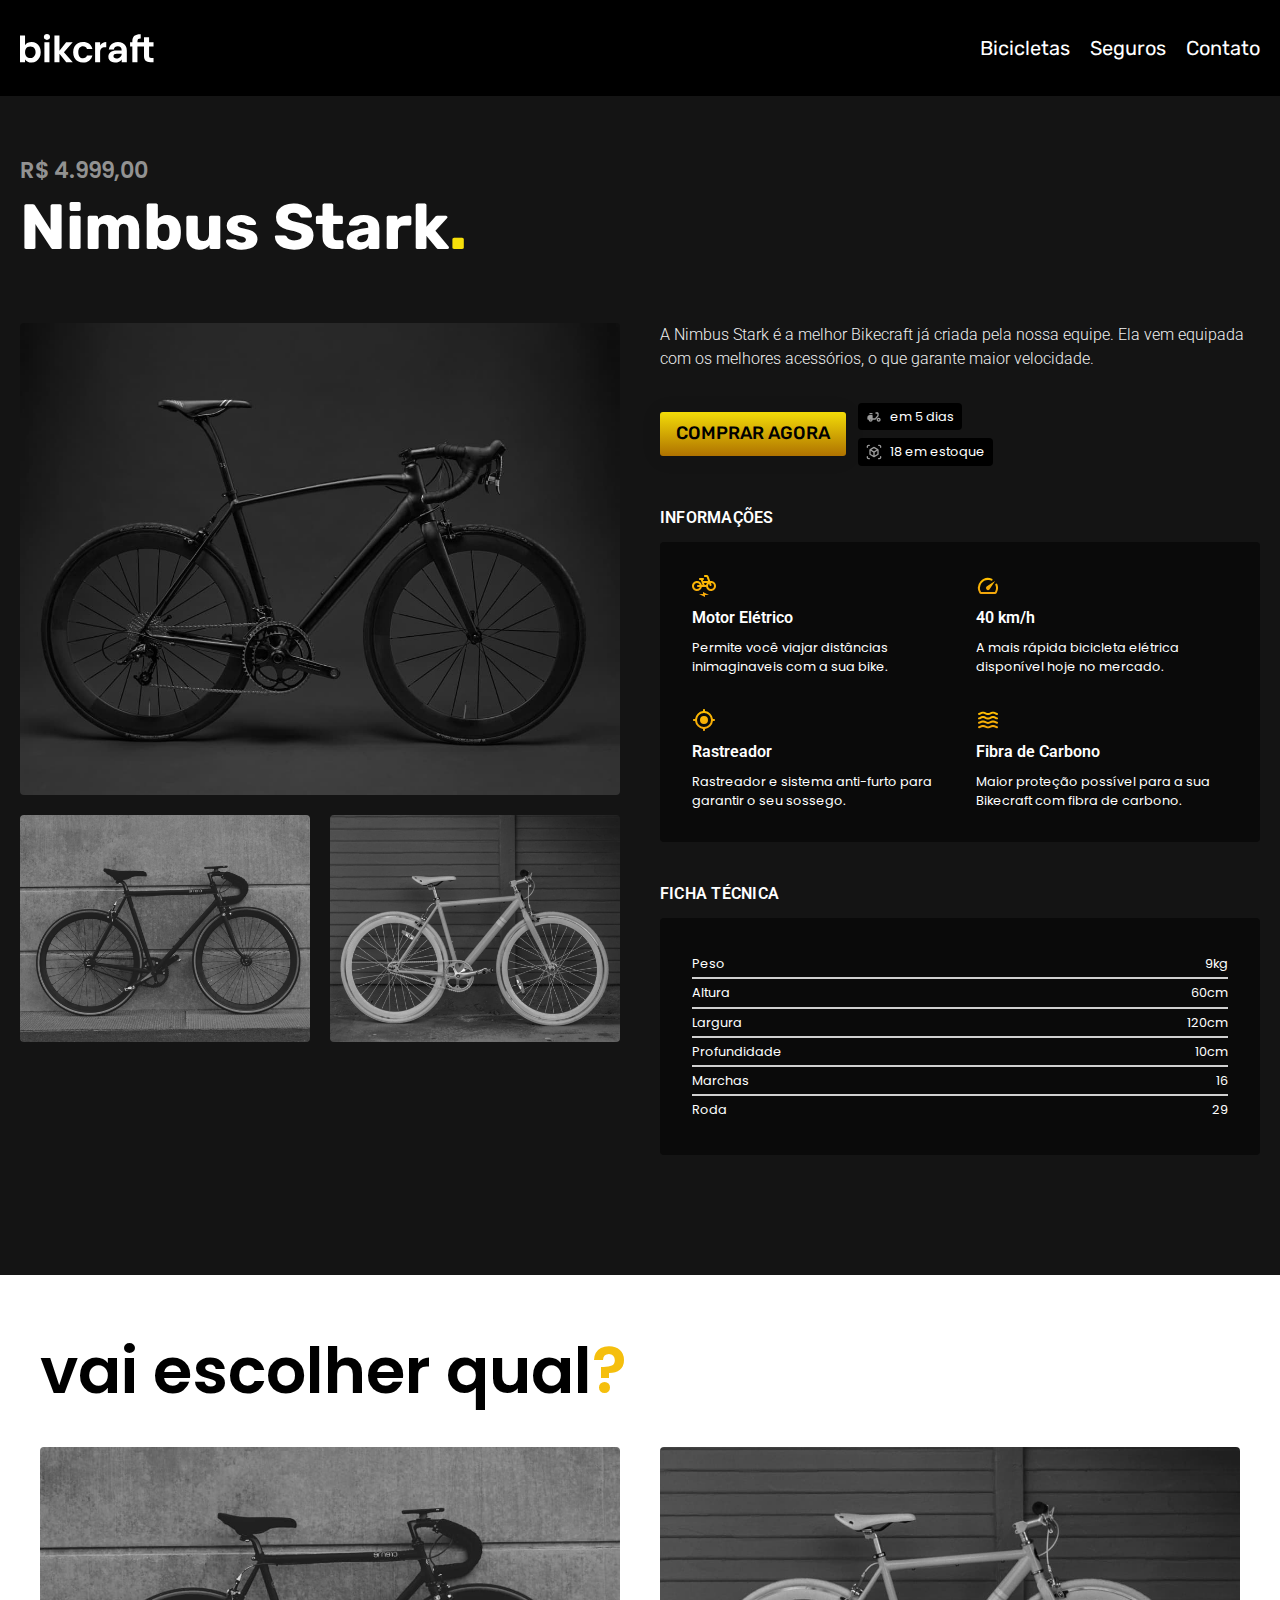
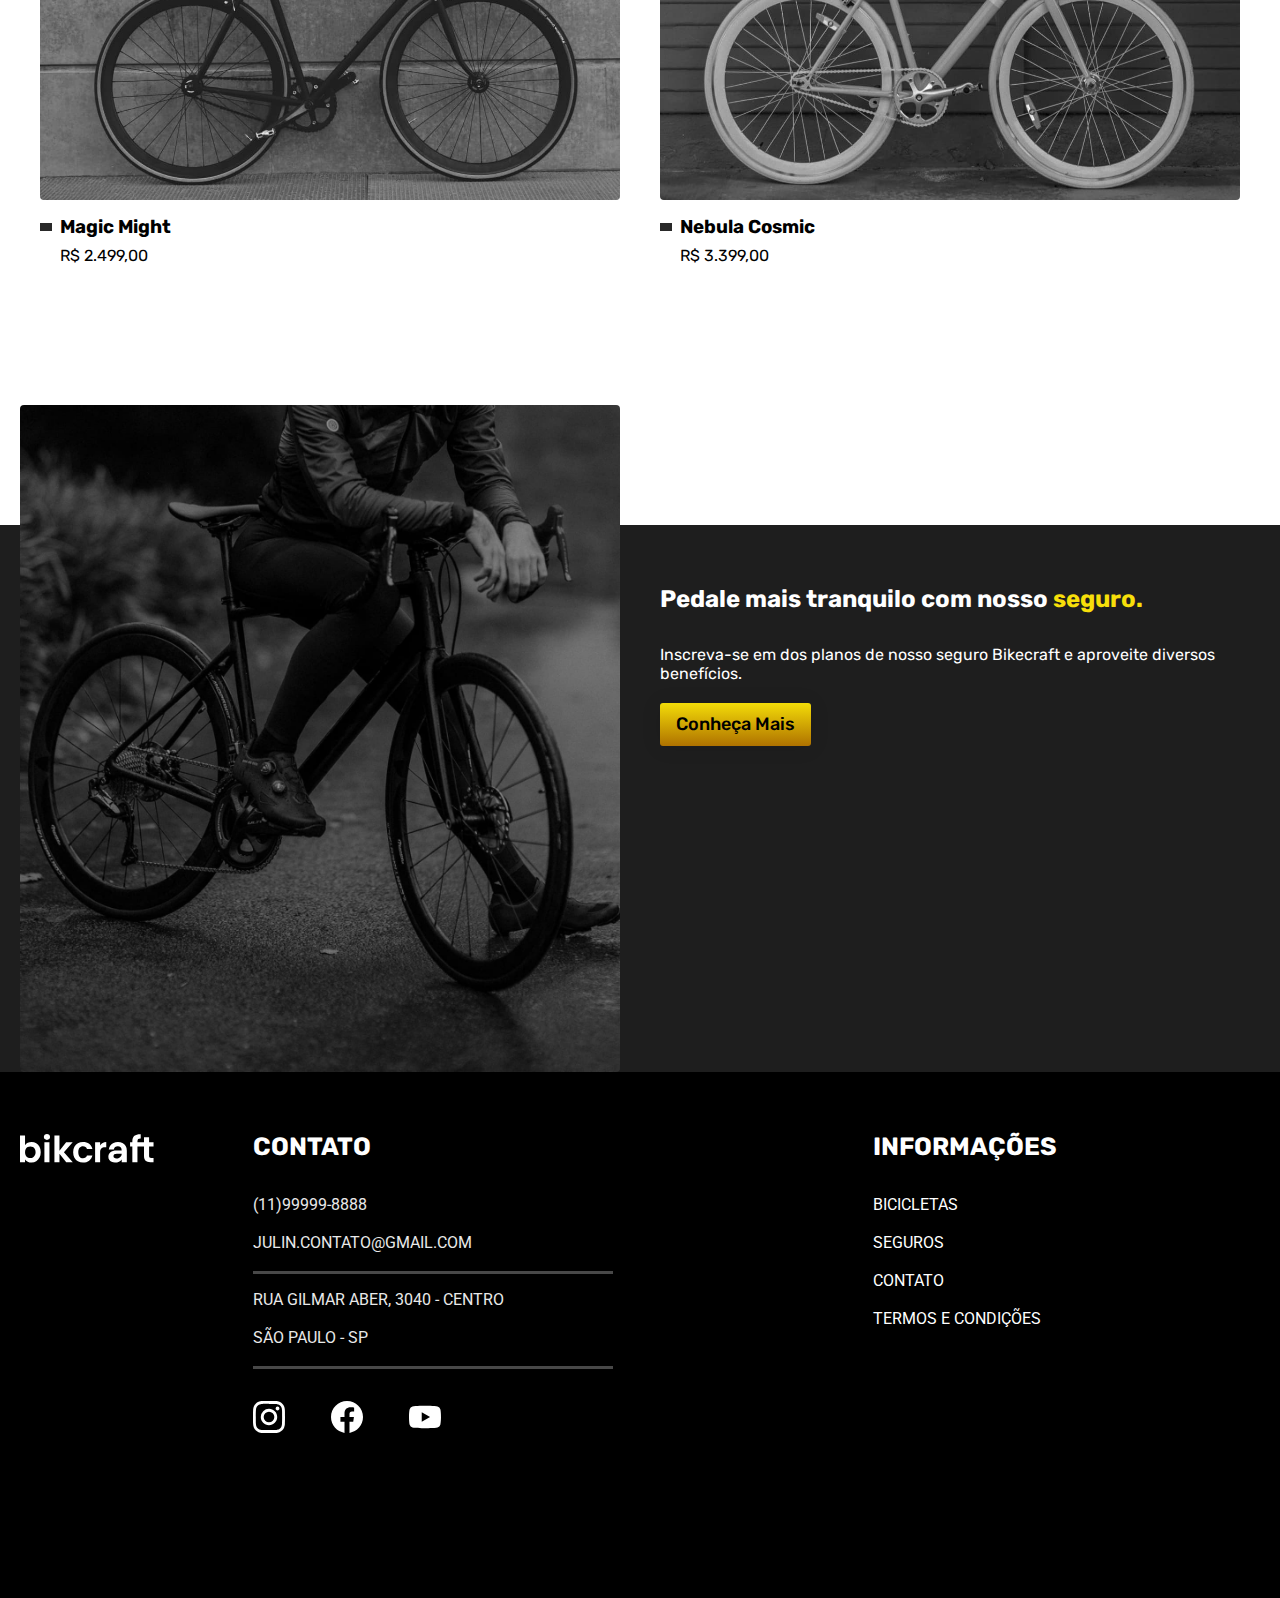
<file: bicicletas/nimbus.html>
<!DOCTYPE html>
<html lang="pt-br">

<head>
  <meta charset="UTF-8">
  <meta name="viewport" content="width=device-width, initial-scale=1.0">
  <meta name="description" content="Termos e Condições">
  <title>Bikecraft | Nimbus</title>
  <link rel="icon" href="../favicon.svg" type="image/svg+xml">
  <link rel="stylesheet" href="../css/style.css">
<script>document.documentElement.classList.add('js');</script>
</head>

<body id="bicicletas">
  <!-- CABEÇALHO------------------------------------------>
  <header class="header-bg">
    <div class="container header">
      <a href="../"><img src="../img/bikcraft.svg" alt="Bikecraft"></a>
      <nav aria-label="primaria">
        <ul class="header-menu">
          <li><a href="../bicicletas.html">Bicicletas</a></li>
          <li><a href="../seguros.html">Seguros</a></li>
          <li><a href="../contato.html">Contato</a></li>
        </ul>
      </nav>
    </div>
  </header>

  <!-- CONTEÚDO ---------------------------->

  <main class="titulo-bg">
    <div>
      <div class="container titulo">
        <p class="termos-uso">R$ 4.999,00</p>
        <h1 class="texto-grande-titulo">Nimbus Stark<span class="texto-ponto">.</span></h1>
      </div>
    </div>
    <div class="container bicicleta">
      <div class="bicicleta-img">
        <img src="../img/bicicleta/nimbus1.jpg" alt="Bicicleta Nimbus 1">
        <img src="../img/bicicleta/nimbus2.jpg" alt="Bicicleta Nimbus 2">
        <img src="../img/bicicleta/nimbus3.jpg" alt="Bicicleta Nimbus 3">
      </div>
      <div class="bicicleta-conteudo">
        <p class="texto-p-detalhes">A Nimbus Stark é a melhor Bikecraft já criada pela nossa equipe. Ela vem equipada com
          os melhores acessórios, o que garante maior velocidade.</p>
        <div class="bicicleta-comprar">
          <a href="../orcamento.html?tipo=bikecraft&produto=nimbus" class="botao">COMPRAR AGORA</a>
          <span class="icon-p-texto c-white"><img src="../img/icones/entrega.svg"> em 5 dias</span>
          <span class="icon-p-texto c-white"><img src="../img/icones/estoque.svg"> 18 em estoque</span>
        </div>

        <h2 class="icon-p-texto texto-roboto-titulo-p c-white">INFORMAÇÕES</h2>
        <ul class="bicicleta-informacoes">
          <li>
            <img src="../img/icones/eletrica.svg">
            <h3 class="texto-roboto-titulo-p c-white">Motor Elétrico</h3>
            <p class="icon-p-texto c-white">Permite você viajar distâncias inimaginaveis com a sua bike.</p>
          </li>
          <li>
            <img src="../img/icones/velocidade.svg">
            <h3 class="texto-roboto-titulo-p c-white">40 km/h</h3>
            <p class="icon-p-texto c-white">A mais rápida bicicleta elétrica disponível hoje no mercado.</p>
          </li>
          <li>
            <img src="../img/icones/rastreador.svg">
            <h3 class="texto-roboto-titulo-p c-white">Rastreador</h3>
            <p class="icon-p-texto c-white">Rastreador e sistema anti-furto para garantir o seu sossego.</p>
          </li>
          <li>
            <img src="../img/icones/carbono.svg">
            <h3 class="texto-roboto-titulo-p c-white">Fibra de Carbono</h3>
            <p class="icon-p-texto c-white">Maior proteção possível para a sua Bikecraft com fibra de carbono.</p>
          </li>
        </ul>

        <h2 class="texto-roboto-titulo-p c-white">FICHA TÉCNICA</h2>
        <ul class="bicicleta-ficha icon-p-texto c-white">
          <li>Peso <span>9kg</span></li>
          <li>Altura <span>60cm</span></li>
          <li>Largura <span>120cm</span></li>
          <li>Profundidade <span>10cm</span></li>
          <li>Marchas <span>16</span></li>
          <li>Roda <span>29</span></li>
        </ul>
      </div>
    </div>
  </main>


  <article class="container bicicletas-lista">
    <h2 class="container texto-grande2">vai escolher qual<span>?</span></h2>
    <ul>
      <li>
        <a href="./magic.html">
          <img src="../img/bicicletas/magic.jpg" alt="Bicicleta Magic Home Preta" />
          <h3>Magic Might</h3>
          <span>R$ 2.499,00</span>
        </a>
      </li>

      <li>
        <a href="./nebula.html">
          <img src="../img/bicicletas/nebula.jpg" alt="Bicicleta Magic Home Preta" />
          <h3>Nebula Cosmic</h3>
          <span>R$ 3.399,00</span>
        </a>
      </li>
    </ul>
  </article>


  <article class="seguro-bg">
    <div class="container seguro">
      <div class="seguro-img">
        <img class="" src="../img/fotos/seguros.jpg" alt="Pessoa em uma bicicleta"/>
      </div>
      <div class="seguro-conteudo">
        <h2 class="c-white">Pedale mais tranquilo com nosso <span class="">seguro.</span></h2>
        <p class="c-white">Inscreva-se em dos planos de nosso seguro Bikecraft e aproveite diversos benefícios.</p>
        <a class="botao" href="../seguros.html">Conheça Mais</a>
      </div>
    </div>
  </article>

  <!--------------------------------- FOOTER -->

  <footer class="footer-bg">
    <div class="container footer">
      <img src="../img/bikcraft.svg" alt="Logo Bikecraft" />

      <div class="footer-contato">
        <h3 class="texto-pequeno-footer">CONTATO</h3>

        <ul class="texto-pequeno-footer-desc">
          <li><a href="tel:+5511999998888">(11)99999-8888</a></li>
          <li><a href="mailto:julin.contato@gmail.com">julin.contato@gmail.com</a></li>
          <li>Rua Gilmar Aber, 3040 - Centro</li>
          <li>São Paulo - SP</li>
        </ul>

        <div class="footer-redes">
          <div>
            <a href="">
              <img src="../img/redes/instagram.svg" alt="instagram" />
            </a>
          </div>

          <div class="footer-redes">
            <a href="">
              <img src="../img/redes/facebook.svg" alt="Facebook" />
            </a>
          </div>

          <div class="footer-redes">
            <a href="">
              <img src="../img/redes/youtube.svg" alt="Youtube" />
            </a>
          </div>
        </div>
      </div>

      <div class="footer-informacoes">
        <h3 class="texto-pequeno-footer">INFORMAÇÕES</h3>
        <nav>
          <ul class="texto-pequeno-footer-desc">
            <li><a href="../bicicletas.html">Bicicletas</a></li>
            <li><a href="../seguros.html">Seguros</a></li>
            <li><a href="../contato.html">Contato</a></li>
            <li><a href="../termos.html">Termos e Condições</a></li>
          </ul>
        </nav>
      </div>

      <p class="footer-copy">Bikecraft. Alguns direitos reservados.</p>
    </div>
  </footer>
<script src="../js/script.js"></script>
</body>

</html>
</file>
<file: css/style.css>
@import url('https://fonts.googleapis.com/css2?family=Rubik:ital,wght@0,300..900;1,300..900&display=swap');
@import url('https://fonts.googleapis.com/css2?family=Roboto&display=swap');
@import url('https://fonts.googleapis.com/css2?family=Poppins:wght@400;600&display=swap');
@import url('https://fonts.googleapis.com/css2?family=Merriweather:ital,wght@0,400;1,700&display=swap');


@import url(./global.css);
@import url(./utilidades/tipografia.css);
@import url(./header.css);
@import url(./footer.css);

/* UTILIDADES */
@import url(./utilidades/componentes.css);
@import url(./utilidades/formulario.css);
@import url(../css/utilidades/animacao.css);

/* HOME */
@import url(./home/introducao.css);
@import url(./home/tecnologia.css);
@import url(./home/parceiros.css);
@import url(./home/depoimento.css);

/* TERMOS */
@import url(./termos/termos.css);

/* SEGUROS */
@import url(./seguros/seguros.css);
@import url(./seguros/vantagens.css);
@import url(./seguros/perguntas.css);

/* BICICLETA */
@import url(./bicicletas/bicicletas-listas.css);
@import url(./bicicletas/bicicletas.css);

/* CONTATO */
@import url(./contato/contato.css);
@import url(./contato/lojas.css);

/* CONTATO */
@import url(./orcamento/orcamento.css);

/* BICICLETAS INTERNO */
@import url(./bicicletas-interno/bicicleta.css);
@import url(./bicicletas-interno/seguro.css);
</file>
